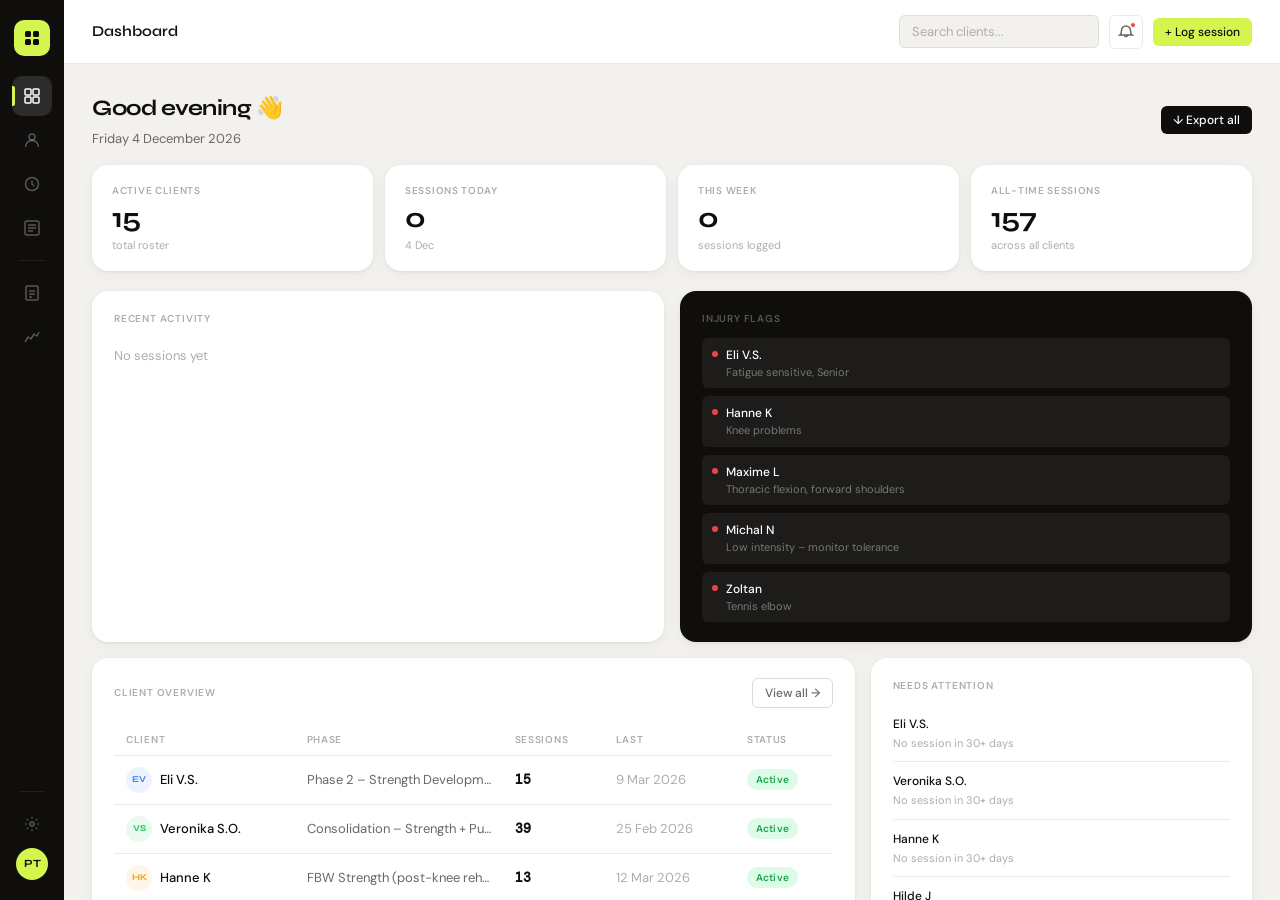
<file: PTHub.html>
<!DOCTYPE html>
<html lang="en">
<head>
<meta charset="UTF-8">
<meta name="viewport" content="width=device-width, initial-scale=1.0, maximum-scale=1.0">
<title>PT Hub</title>
<link rel="preconnect" href="https://fonts.googleapis.com">
<link href="https://fonts.googleapis.com/css2?family=Syne:wght@400;500;600;700&family=DM+Sans:wght@300;400;500&family=DM+Mono:wght@400;500&display=swap" rel="stylesheet">
<style>
:root{--bg:#f2f1ee;--white:#ffffff;--card:#ffffff;--sidebar:#0f0e0c;--border:rgba(0,0,0,.08);--border2:rgba(0,0,0,.14);--text:#0f0e0c;--text2:#6b6760;--text3:#b0ada8;--accent:#d4f54e;--accent-dark:#0f0e0c;--green:#22c55e;--red:#ef4444;--amber:#f59e0b;--blue:#3b82f6;--orange:#f97316;--rad:16px;--rad-sm:10px;--rad-xs:6px;--shadow:0 1px 3px rgba(0,0,0,.06),0 4px 16px rgba(0,0,0,.04);--shadow-lg:0 4px 24px rgba(0,0,0,.10);}
*{box-sizing:border-box;margin:0;padding:0;-webkit-font-smoothing:antialiased;}
html,body{height:100%;background:var(--bg);color:var(--text);font-family:'DM Sans',sans-serif;font-size:14px;line-height:1.5;overflow:hidden;}
#app{display:flex;height:100vh;}
#sidebar{width:64px;background:var(--sidebar);display:flex;flex-direction:column;align-items:center;padding:20px 0;gap:4px;flex-shrink:0;z-index:10;}
#main{flex:1;overflow:hidden;display:flex;flex-direction:column;}
#topbar{height:64px;background:var(--white);border-bottom:1px solid var(--border);display:flex;align-items:center;padding:0 28px;gap:16px;flex-shrink:0;}
#content{flex:1;overflow-y:auto;padding:28px;}
.sb-logo{width:36px;height:36px;background:var(--accent);border-radius:10px;display:flex;align-items:center;justify-content:center;margin-bottom:16px;cursor:pointer;}
.sb-item{width:40px;height:40px;border-radius:10px;display:flex;align-items:center;justify-content:center;cursor:pointer;color:rgba(255,255,255,.3);transition:all .15s;position:relative;}
.sb-item:hover{background:rgba(255,255,255,.08);color:rgba(255,255,255,.7);}
.sb-item.active{background:rgba(255,255,255,.12);color:#fff;}
.sb-item.active::before{content:'';position:absolute;left:0;top:50%;transform:translateY(-50%);width:3px;height:20px;background:var(--accent);border-radius:0 2px 2px 0;}
.sb-item svg{width:18px;height:18px;}
.sb-div{width:24px;height:1px;background:rgba(255,255,255,.08);margin:8px 0;}
.sb-bot{margin-top:auto;display:flex;flex-direction:column;align-items:center;gap:4px;}
.sb-avatar{width:32px;height:32px;border-radius:50%;background:var(--accent);display:flex;align-items:center;justify-content:center;font-size:11px;font-weight:700;color:var(--accent-dark);font-family:'Syne',sans-serif;cursor:pointer;}
.tbar-title{font-family:'Syne',sans-serif;font-size:15px;font-weight:600;}
.tbar-sub{font-size:11px;color:var(--text3);}
.tbar-right{margin-left:auto;display:flex;align-items:center;gap:10px;}
.tbar-btn{width:34px;height:34px;border-radius:var(--rad-xs);border:1px solid var(--border);background:transparent;display:flex;align-items:center;justify-content:center;cursor:pointer;color:var(--text2);transition:all .15s;}
.tbar-btn:hover{background:var(--bg);color:var(--text);}
.tbar-search{background:var(--bg);border:1px solid var(--border);border-radius:var(--rad-xs);padding:7px 12px;font-size:13px;font-family:'DM Sans',sans-serif;color:var(--text);outline:none;width:200px;transition:border-color .15s;}
.tbar-search:focus{border-color:var(--border2);}
.tbar-search::placeholder{color:var(--text3);}
.page{display:none;}
.page.active{display:block;animation:fadeUp .18s ease;}
@keyframes fadeUp{from{opacity:0;transform:translateY(6px);}to{opacity:1;transform:translateY(0);}}
.btn{display:inline-flex;align-items:center;gap:6px;padding:9px 18px;border-radius:var(--rad-xs);font-size:13px;font-family:'DM Sans',sans-serif;cursor:pointer;border:none;transition:all .15s;font-weight:500;}
.btn-accent{background:var(--accent);color:var(--accent-dark);}
.btn-accent:hover{background:#c8ef40;}
.btn-dark{background:var(--sidebar);color:#fff;}
.btn-dark:hover{background:#1f1e1c;}
.btn-ghost{background:transparent;color:var(--text2);border:1px solid var(--border2);}
.btn-ghost:hover{background:var(--bg);color:var(--text);}
.btn-danger{background:#fef2f2;color:var(--red);border:1px solid #fecaca;}
.btn-sm{padding:6px 12px;font-size:12px;}
.card{background:var(--card);border-radius:var(--rad);padding:20px 22px;box-shadow:var(--shadow);}
.card-sm{padding:14px 16px;}
.card-dark{background:var(--sidebar);color:#fff;}
.card-accent{background:var(--accent);color:var(--accent-dark);}
.card-label{font-size:10px;font-weight:600;color:var(--text3);text-transform:uppercase;letter-spacing:.08em;margin-bottom:12px;}
.kpi-row{display:grid;grid-template-columns:repeat(4,1fr);gap:12px;margin-bottom:20px;}
.kpi{background:var(--card);border-radius:var(--rad);padding:18px 20px;box-shadow:var(--shadow);}
.kpi-label{font-size:10px;color:var(--text3);text-transform:uppercase;letter-spacing:.07em;margin-bottom:6px;font-weight:600;}
.kpi-value{font-family:'Syne',sans-serif;font-size:28px;font-weight:700;letter-spacing:-1px;line-height:1;}
.kpi-sub{font-size:11px;color:var(--text3);margin-top:5px;}
.badge{display:inline-flex;align-items:center;font-size:10px;padding:3px 9px;border-radius:20px;font-weight:600;letter-spacing:.02em;}
.b-green{background:#dcfce7;color:#16a34a;}
.b-amber{background:#fef3c7;color:#d97706;}
.b-red{background:#fee2e2;color:#dc2626;}
.b-blue{background:#eff6ff;color:#2563eb;}
.b-gray{background:var(--bg);color:var(--text2);}
.b-dark{background:var(--sidebar);color:#fff;}
.b-accent{background:var(--accent);color:var(--accent-dark);}
.tbl{width:100%;border-collapse:collapse;}
.tbl th{font-size:10px;color:var(--text3);text-align:left;padding:8px 12px;font-weight:600;text-transform:uppercase;letter-spacing:.07em;border-bottom:1px solid var(--border);}
.tbl td{padding:11px 12px;border-bottom:1px solid var(--border);font-size:13px;vertical-align:middle;}
.tbl tbody tr{cursor:pointer;transition:background .1s;}
.tbl tbody tr:hover{background:var(--bg);}
.tbl tr:last-child td{border-bottom:none;}
.g2{display:grid;grid-template-columns:1fr 1fr;gap:16px;}
.g3{display:grid;grid-template-columns:1fr 1fr 1fr;gap:16px;}
.g2-1{display:grid;grid-template-columns:2fr 1fr;gap:16px;}
.mb12{margin-bottom:12px;}
.mb16{margin-bottom:16px;}
.mb20{margin-bottom:20px;}
.sec-hdr{display:flex;align-items:center;justify-content:space-between;margin-bottom:16px;}
.pg-title{font-family:'Syne',sans-serif;font-size:22px;font-weight:700;letter-spacing:-.5px;margin-bottom:4px;}
.pg-sub{font-size:13px;color:var(--text2);}
.client-card{background:var(--card);border-radius:var(--rad);padding:18px 20px;box-shadow:var(--shadow);cursor:pointer;transition:all .15s;border:1.5px solid transparent;}
.client-card:hover{border-color:var(--border2);transform:translateY(-1px);box-shadow:var(--shadow-lg);}
.cc-top{display:flex;align-items:center;gap:12px;margin-bottom:12px;}
.cc-av{width:38px;height:38px;border-radius:50%;display:flex;align-items:center;justify-content:center;font-size:12px;font-weight:700;font-family:'Syne',sans-serif;flex-shrink:0;}
.cc-name{font-weight:600;font-size:14px;font-family:'Syne',sans-serif;letter-spacing:-.2px;}
.cc-phase{font-size:11px;color:var(--text3);margin-top:1px;line-height:1.3;}
.cc-tags{display:flex;gap:5px;flex-wrap:wrap;margin-bottom:12px;}
.cc-stats{display:grid;grid-template-columns:1fr 1fr 1fr;gap:4px;padding-top:12px;border-top:1px solid var(--border);}
.cc-stat-l{font-size:10px;color:var(--text3);text-transform:uppercase;letter-spacing:.05em;margin-bottom:2px;}
.cc-stat-v{font-size:13px;font-weight:600;font-family:'Syne',sans-serif;}
.client-grid{display:grid;grid-template-columns:repeat(auto-fill,minmax(270px,1fr));gap:14px;}
.form-grid{display:grid;grid-template-columns:1fr 1fr;gap:14px;}
.fg-full{grid-column:1/-1;}
.fg{display:flex;flex-direction:column;gap:5px;}
.fg label{font-size:10px;font-weight:600;color:var(--text3);text-transform:uppercase;letter-spacing:.07em;}
.fg input,.fg select,.fg textarea{background:var(--bg);border:1px solid var(--border2);border-radius:var(--rad-xs);color:var(--text);font-family:'DM Sans',sans-serif;font-size:13px;padding:9px 12px;outline:none;transition:border-color .15s;width:100%;}
.fg input:focus,.fg select:focus,.fg textarea:focus{border-color:var(--text);background:var(--white);}
.fg textarea{resize:vertical;min-height:80px;}
.fg select option{background:var(--white);}
.form-actions{display:flex;gap:8px;margin-top:20px;}
.modal-overlay{position:fixed;inset:0;background:rgba(15,14,12,.5);backdrop-filter:blur(4px);z-index:200;display:flex;align-items:center;justify-content:center;padding:20px;opacity:0;pointer-events:none;transition:opacity .2s;}
.modal-overlay.open{opacity:1;pointer-events:all;}
.modal{background:var(--white);border-radius:20px;width:100%;max-width:560px;max-height:90vh;overflow-y:auto;padding:28px;box-shadow:0 20px 60px rgba(0,0,0,.2);}
.modal-hdr{display:flex;justify-content:space-between;align-items:center;margin-bottom:22px;}
.modal-title{font-family:'Syne',sans-serif;font-size:17px;font-weight:700;letter-spacing:-.3px;}
.modal-close{background:var(--bg);border:none;border-radius:50%;width:28px;height:28px;display:flex;align-items:center;justify-content:center;cursor:pointer;font-size:16px;color:var(--text2);}
.modal-close:hover{background:var(--border2);color:var(--text);}
.body-view{position:relative;display:flex;justify-content:center;align-items:center;min-height:280px;}
.body-svg{width:140px;opacity:.1;}
.body-pin{position:absolute;display:flex;align-items:center;gap:6px;}
.bp-dot{width:10px;height:10px;border-radius:50%;flex-shrink:0;box-shadow:0 0 0 3px rgba(255,255,255,.9);}
.bp-label{font-size:11px;font-weight:500;white-space:nowrap;background:var(--white);border:1px solid var(--border2);padding:3px 9px;border-radius:20px;box-shadow:var(--shadow);color:var(--text);}
.sr-row{display:flex;align-items:center;gap:10px;margin-bottom:10px;}
.sr-label{font-size:12px;color:var(--text2);width:95px;flex-shrink:0;}
.sr-track{flex:1;height:5px;background:var(--bg);border-radius:3px;overflow:hidden;}
.sr-fill{height:100%;border-radius:3px;transition:width .5s ease;}
.sr-val{font-size:12px;font-weight:600;font-family:'DM Mono',monospace;width:50px;text-align:right;flex-shrink:0;}
.log-bar{display:flex;align-items:center;gap:12px;background:var(--card);border-radius:var(--rad);padding:16px 20px;margin-bottom:14px;box-shadow:var(--shadow);flex-wrap:wrap;}
.log-sel{background:var(--bg);border:1px solid var(--border2);border-radius:var(--rad-xs);color:var(--text);font-family:'DM Sans',sans-serif;font-size:13px;padding:8px 12px;outline:none;transition:border-color .15s;}
.log-sel:focus{border-color:var(--text);}
.ex-block{background:var(--card);border-radius:var(--rad);padding:18px 20px;margin-bottom:10px;box-shadow:var(--shadow);}
.ex-inp{background:transparent;border:none;border-bottom:1.5px solid var(--border2);color:var(--text);font-family:'Syne',sans-serif;font-size:14px;font-weight:600;padding:4px 0;outline:none;flex:1;width:100%;transition:border-color .15s;}
.ex-inp:focus{border-color:var(--text);}
.set-inp{background:var(--bg);border:1px solid var(--border);border-radius:var(--rad-xs);color:var(--text);font-family:'DM Mono',monospace;font-size:13px;padding:7px 8px;text-align:center;width:100%;outline:none;transition:all .15s;}
.set-inp:focus{border-color:var(--text);background:var(--white);}
.add-set-btn{background:none;border:1.5px dashed var(--border2);border-radius:var(--rad-xs);color:var(--text3);cursor:pointer;font-size:12px;padding:7px;width:100%;margin-top:8px;transition:all .15s;font-family:'DM Sans',sans-serif;}
.add-set-btn:hover{border-color:var(--accent);color:var(--accent-dark);background:rgba(212,245,78,.08);}
.set-num-c{font-size:11px;color:var(--text3);font-family:'DM Mono',monospace;text-align:center;padding:7px 4px;}
.sets-tbl{width:100%;border-collapse:collapse;}
.sets-tbl th{font-size:10px;color:var(--text3);text-align:center;padding:4px 6px;text-transform:uppercase;letter-spacing:.07em;font-weight:600;}
.mb16{margin-bottom:16px;}
.timer-card{background:var(--sidebar);border-radius:var(--rad);padding:16px 20px;margin-bottom:14px;display:flex;align-items:center;gap:20px;flex-wrap:wrap;}
.timer-num{font-family:'Syne',sans-serif;font-size:30px;font-weight:700;letter-spacing:-1.5px;color:rgba(255,255,255,.3);min-width:75px;transition:color .3s;}
.timer-num.running{color:var(--accent);}
.timer-num.resting{color:var(--orange);}
.timer-div{width:1px;height:40px;background:rgba(255,255,255,.1);}
.timer-lbl{font-size:10px;color:rgba(255,255,255,.3);text-transform:uppercase;letter-spacing:.07em;margin-bottom:3px;}
.rest-btn{padding:6px 12px;border-radius:var(--rad-xs);border:1px solid rgba(255,255,255,.12);background:transparent;color:rgba(255,255,255,.45);font-size:12px;cursor:pointer;font-family:'DM Sans',sans-serif;transition:all .15s;}
.rest-btn:hover{background:rgba(255,255,255,.08);color:rgba(255,255,255,.8);}
.info-row{display:flex;justify-content:space-between;align-items:baseline;padding:8px 0;border-bottom:1px solid var(--border);font-size:13px;}
.info-row:last-child{border-bottom:none;}
.info-key{font-size:10px;color:var(--text3);font-weight:600;text-transform:uppercase;letter-spacing:.06em;}
.back-btn{display:inline-flex;align-items:center;gap:6px;color:var(--text3);font-size:13px;cursor:pointer;margin-bottom:20px;background:none;border:none;font-family:'DM Sans',sans-serif;transition:color .15s;padding:0;}
.back-btn:hover{color:var(--text);}
.divider{height:1px;background:var(--border);margin:16px 0;}
.empty{text-align:center;padding:48px 20px;color:var(--text3);}
::-webkit-scrollbar{width:4px;}
::-webkit-scrollbar-thumb{background:var(--border2);border-radius:2px;}
::-webkit-scrollbar-track{background:transparent;}
.detail-hero{display:flex;align-items:flex-start;gap:16px;margin-bottom:20px;}
.d-av{width:52px;height:52px;border-radius:14px;display:flex;align-items:center;justify-content:center;font-size:16px;font-weight:700;font-family:'Syne',sans-serif;flex-shrink:0;}
.detail-acts{display:flex;gap:6px;flex-wrap:wrap;margin-left:auto;}
.setup-step{display:flex;gap:14px;margin-bottom:22px;}
.step-circle{width:28px;height:28px;border-radius:50%;background:var(--bg);border:1.5px solid var(--border2);display:flex;align-items:center;justify-content:center;font-size:11px;font-family:'DM Mono',monospace;flex-shrink:0;margin-top:1px;color:var(--text2);font-weight:600;}
.step-circle.done{background:var(--accent);border-color:var(--accent);color:var(--accent-dark);}
.ci-row{margin-bottom:16px;}
.ci-hdr{display:flex;justify-content:space-between;margin-bottom:5px;}
.ci-name{font-size:12px;font-weight:500;color:var(--text2);}
.ci-val{font-size:12px;color:var(--text3);}
input[type=range]{width:100%;accent-color:var(--accent);cursor:pointer;}
.filter-btn.active{background:var(--sidebar);color:#fff;border-color:var(--sidebar);}
.body-wrap{display:flex;justify-content:center;align-items:flex-start;gap:16px;padding:8px 0;min-height:260px;}
.body-figure{position:relative;flex-shrink:0;}
.body-lbl{font-size:10px;color:var(--text3);text-align:center;margin-top:4px;font-weight:500;text-transform:uppercase;letter-spacing:.05em;}
.bp-dot{width:9px;height:9px;border-radius:50%;background:var(--red);position:absolute;transform:translate(-50%,-50%);box-shadow:0 0 0 3px rgba(255,255,255,.9),0 0 0 5px rgba(239,68,68,.3);animation:ppulse 2s ease-in-out infinite;}
@keyframes ppulse{0%,100%{box-shadow:0 0 0 3px rgba(255,255,255,.9),0 0 0 5px rgba(239,68,68,.3);}50%{box-shadow:0 0 0 3px rgba(255,255,255,.9),0 0 0 9px rgba(239,68,68,.08);}}
.body-legend{display:flex;flex-direction:column;justify-content:center;gap:8px;padding-top:8px;}
.bl-item{display:flex;align-items:center;gap:7px;font-size:11px;font-weight:500;color:var(--text2);}
.bl-dot{width:7px;height:7px;border-radius:50%;background:var(--red);flex-shrink:0;}
.week-tabs{display:flex;gap:6px;flex-wrap:wrap;margin-bottom:20px;}
.week-tab{padding:7px 16px;border-radius:20px;font-size:12px;font-weight:500;cursor:pointer;border:1.5px solid var(--border2);background:transparent;color:var(--text2);transition:all .15s;font-family:"DM Sans",sans-serif;}
.week-tab:hover{border-color:var(--text3);color:var(--text);}
.week-tab.active{background:var(--sidebar);color:#fff;border-color:var(--sidebar);}
.week-tab-add{border-style:dashed;color:var(--text3);}
.week-tab-add:hover{border-color:var(--accent-dark);background:rgba(212,245,78,.08);color:var(--accent-dark);}
.program-grid{display:flex;gap:0;overflow-x:auto;border:1px solid var(--border);border-radius:var(--rad);background:var(--white);box-shadow:var(--shadow);}
.program-grid::-webkit-scrollbar{height:4px;}
.program-grid::-webkit-scrollbar-thumb{background:var(--border2);border-radius:2px;}
.day-col{flex:0 0 220px;border-right:1px solid var(--border);display:flex;flex-direction:column;}
.day-col:last-child{border-right:none;}
.day-col-hdr{padding:14px 16px 12px;border-bottom:1px solid var(--border);background:var(--bg);position:sticky;top:0;z-index:1;}
.day-col-num{font-size:10px;font-weight:700;font-family:"DM Mono",monospace;color:var(--text3);text-transform:uppercase;letter-spacing:.06em;margin-bottom:4px;}
.day-col-num.filled{color:var(--accent-dark);background:var(--accent);display:inline-block;padding:1px 6px;border-radius:4px;}
.day-name-inp{background:transparent;border:none;font-family:"Syne",sans-serif;font-size:13px;font-weight:600;color:var(--text);outline:none;width:100%;padding:0;line-height:1.3;}
.day-name-inp::placeholder{color:var(--text3);}
.day-col-body{padding:10px 12px;flex:1;display:flex;flex-direction:column;gap:0;}
.day-add-col{flex:0 0 60px;border-left:1px dashed var(--border2);display:flex;align-items:center;justify-content:center;cursor:pointer;color:var(--text3);font-size:20px;transition:all .15s;background:transparent;}
.day-add-col:hover{background:rgba(212,245,78,.06);color:var(--accent-dark);}
.ex-block-full{border-bottom:1px solid var(--border);padding:8px 0;}
.ex-block-full:last-child{border-bottom:none;}
.ex-num{font-size:10px;font-weight:700;font-family:"DM Mono",monospace;color:var(--text3);margin-bottom:4px;display:flex;justify-content:space-between;align-items:center;}
.ex-name-full{background:transparent;border:none;border-bottom:1px solid transparent;font-family:"DM Sans",sans-serif;font-size:13px;font-weight:500;color:var(--text);outline:none;width:100%;padding:2px 0;transition:border-color .15s;margin-bottom:6px;}
.ex-name-full:focus{border-color:var(--border2);}
.ex-name-full::placeholder{color:var(--text3);}
.ex-meta-row{display:grid;grid-template-columns:1fr 1fr 1fr;gap:5px;}
.ex-meta-lbl{font-size:9px;color:var(--text3);text-transform:uppercase;letter-spacing:.06em;font-weight:600;margin-bottom:2px;text-align:center;}
.ex-inp-meta{background:var(--bg);border:1px solid var(--border);border-radius:5px;font-family:"DM Mono",monospace;font-size:12px;color:var(--text);text-align:center;padding:5px 4px;outline:none;width:100%;transition:border-color .15s;}
.ex-inp-meta:focus{border-color:var(--text);background:var(--white);}
.ex-notes-inp{background:transparent;border:none;border-top:1px solid var(--border);font-family:"DM Sans",sans-serif;font-size:11px;color:var(--text2);outline:none;width:100%;padding:5px 0 0;resize:none;line-height:1.4;margin-top:5px;}
.ex-notes-inp::placeholder{color:var(--text3);}
.ex-del-btn{background:none;border:none;color:var(--text3);cursor:pointer;font-size:13px;padding:0;line-height:1;}
.ex-del-btn:hover{color:var(--red);}
.add-ex-btn{margin-top:8px;background:none;border:1.5px dashed var(--border2);border-radius:var(--rad-xs);color:var(--text3);cursor:pointer;font-size:11px;padding:7px;width:100%;transition:all .15s;font-family:"DM Sans",sans-serif;font-weight:500;}
.add-ex-btn:hover{border-color:var(--accent-dark);background:rgba(212,245,78,.06);color:var(--accent-dark);}
.rest-badge{display:inline-block;background:var(--amberbg);color:var(--amber);font-size:9px;font-weight:600;padding:1px 5px;border-radius:3px;font-family:"DM Mono",monospace;}
.prog-info-bar{display:flex;gap:16px;align-items:center;flex-wrap:wrap;margin-bottom:20px;padding:14px 18px;background:var(--white);border-radius:var(--rad);box-shadow:var(--shadow);}
.prog-chip{font-size:12px;color:var(--text2);display:flex;align-items:center;gap:4px;}
.prog-chip strong{color:var(--text);font-weight:500;}
.zone-chip{padding:5px 12px;border-radius:20px;font-size:11px;font-weight:500;cursor:pointer;border:1.5px solid var(--border2);background:var(--white);color:var(--text2);transition:all .15s;user-select:none;display:inline-flex;align-items:center;gap:5px;}
.zone-chip:hover{border-color:var(--text3);color:var(--text);}
.zone-chip.active{background:var(--red);border-color:var(--red);color:#fff;}
.zone-chip.active::before{content:"⚠ ";}
.zone-chip.caution{background:var(--amberbg);border-color:var(--amber);color:var(--amber);}
.zone-section-label{font-size:9px;font-weight:700;text-transform:uppercase;letter-spacing:.08em;color:var(--text3);width:100%;margin-top:6px;margin-bottom:2px;}
@media(max-width:640px){#sidebar{display:none;}#content{padding:16px;}.kpi-row{grid-template-columns:1fr 1fr;}.g2,.g2-1,.g3{grid-template-columns:1fr;}.form-grid{grid-template-columns:1fr;}}
</style>
</head>
<body>
<div id="app">
<nav id="sidebar">
  <div class="sb-logo" onclick="nav('dashboard')"><svg viewBox="0 0 18 18" fill="none" width="18" height="18"><rect x="2" y="2" width="6" height="6" rx="1.5" fill="#0f0e0c"/><rect x="10" y="2" width="6" height="6" rx="1.5" fill="#0f0e0c"/><rect x="2" y="10" width="6" height="6" rx="1.5" fill="#0f0e0c"/><rect x="10" y="10" width="6" height="6" rx="1.5" fill="#0f0e0c"/></svg></div>
  <div class="sb-item active" id="sb-dashboard" onclick="nav('dashboard')" title="Dashboard"><svg viewBox="0 0 18 18" fill="none" stroke="currentColor" stroke-width="1.5"><rect x="2" y="2" width="6" height="6" rx="1"/><rect x="10" y="2" width="6" height="6" rx="1"/><rect x="2" y="10" width="6" height="6" rx="1"/><rect x="10" y="10" width="6" height="6" rx="1"/></svg></div>
  <div class="sb-item" id="sb-clients" onclick="nav('clients')" title="Clients"><svg viewBox="0 0 18 18" fill="none" stroke="currentColor" stroke-width="1.5"><circle cx="9" cy="6" r="3"/><path d="M2.5 16c0-3.6 2.9-6.5 6.5-6.5s6.5 2.9 6.5 6.5"/></svg></div>
  <div class="sb-item" id="sb-log" onclick="nav('log')" title="Log Session"><svg viewBox="0 0 18 18" fill="none" stroke="currentColor" stroke-width="1.5"><circle cx="9" cy="9" r="6.5"/><path d="M9 6v3l2 2"/></svg></div>
  <div class="sb-item" id="sb-sessions" onclick="nav('sessions')" title="Sessions"><svg viewBox="0 0 18 18" fill="none" stroke="currentColor" stroke-width="1.5"><rect x="2" y="2" width="14" height="14" rx="2"/><path d="M5 9h8M5 6h8M5 12h5"/></svg></div>
  <div class="sb-div"></div>
  <div class="sb-item" id="sb-programs" onclick="nav('programs')" title="Programs"><svg viewBox="0 0 18 18" fill="none" stroke="currentColor" stroke-width="1.5"><path d="M4 2h10a1 1 0 011 1v12a1 1 0 01-1 1H4a1 1 0 01-1-1V3a1 1 0 011-1z"/><path d="M6 7h6M6 10h6M6 13h3"/></svg></div>
  <div class="sb-item" id="sb-assessments" onclick="nav('assessments')" title="Assessments"><svg viewBox="0 0 18 18" fill="none" stroke="currentColor" stroke-width="1.5"><polyline points="2,14 5,9 8,11 11,6 14,8 16,4"/></svg></div>
  <div class="sb-bot">
    <div class="sb-div"></div>
    <div class="sb-item" id="sb-setup" onclick="nav('setup')" title="Setup"><svg viewBox="0 0 18 18" fill="none" stroke="currentColor" stroke-width="1.5"><circle cx="9" cy="9" r="2"/><path d="M9 2v1.5M9 14.5V16M2 9h1.5M14.5 9H16M4.2 4.2l1 1M12.8 12.8l1 1M4.2 13.8l1-1M12.8 5.2l1-1"/></svg></div>
    <div class="sb-avatar" id="sbAv">PT</div>
  </div>
</nav>
<div id="main">
  <div id="topbar">
    <div><div class="tbar-title" id="tbTitle">Dashboard</div><div class="tbar-sub" id="tbSub"></div></div>
    <div class="tbar-right">
      <input class="tbar-search" placeholder="Search clients..." oninput="gSearch(this.value)" id="gSrch"/>
      <div class="tbar-btn" id="injBtn" title="Injury flags" style="position:relative"><svg width="16" height="16" viewBox="0 0 16 16" fill="none" stroke="currentColor" stroke-width="1.5"><path d="M8 2a4.5 4.5 0 014.5 4.5c0 2.5.7 4 1.5 4.5H2c.8-.5 1.5-2 1.5-4.5A4.5 4.5 0 018 2z"/><path d="M6.5 11a1.5 1.5 0 003 0"/></svg><span id="injDot" style="display:none;position:absolute;top:6px;right:6px;width:6px;height:6px;background:var(--red);border-radius:50%;border:1.5px solid white"></span></div>
      <button class="btn btn-accent btn-sm" onclick="nav('log')">+ Log session</button>
    </div>
  </div>
  <div id="content">

    <!-- DASHBOARD -->
    <div id="page-dashboard" class="page active">
      <div class="sec-hdr mb20">
        <div><div class="pg-title" id="dashGreet">Good morning 👋</div><div class="pg-sub" id="dashDate"></div></div>
        <button class="btn btn-dark btn-sm" onclick="exportAllCSV()">↓ Export all</button>
      </div>
      <div class="kpi-row">
        <div class="kpi"><div class="kpi-label">Active clients</div><div class="kpi-value" id="kpiC">—</div><div class="kpi-sub">total roster</div></div>
        <div class="kpi"><div class="kpi-label">Sessions today</div><div class="kpi-value" id="kpiT">0</div><div class="kpi-sub" id="kpiTD">—</div></div>
        <div class="kpi"><div class="kpi-label">This week</div><div class="kpi-value" id="kpiW">0</div><div class="kpi-sub">sessions logged</div></div>
        <div class="kpi"><div class="kpi-label">All-time sessions</div><div class="kpi-value" id="kpiTot">—</div><div class="kpi-sub">across all clients</div></div>
      </div>
      <div class="g2 mb16">
        <div class="card"><div class="card-label">Recent activity</div><div id="dRecent"><div style="color:var(--text3);font-size:13px;padding:8px 0">No sessions yet</div></div></div>
        <div class="card card-dark"><div class="card-label" style="color:rgba(255,255,255,.3)">Injury flags</div><div id="dInj" style="display:flex;flex-direction:column;gap:8px;margin-top:4px"></div></div>
      </div>
      <div class="g2-1">
        <div class="card">
          <div class="sec-hdr"><div class="card-label" style="margin:0">Client overview</div><button class="btn btn-ghost btn-sm" onclick="nav('clients')">View all →</button></div>
          <div id="dClientList"></div>
        </div>
        <div class="card"><div class="card-label">Needs attention</div><div id="dAttention"></div></div>
      </div>
    </div>

    <!-- CLIENTS -->
    <div id="page-clients" class="page">
      <div class="sec-hdr mb20">
        <div><div class="pg-title">Clients</div><div class="pg-sub" id="cCount"></div></div>
        <div style="display:flex;gap:8px"><button class="btn btn-ghost btn-sm" onclick="exportAllCSV()">↓ CSV</button><button class="btn btn-accent" onclick="openM('addClient')">+ Add client</button></div>
      </div>
      <div style="display:flex;gap:6px;margin-bottom:16px;flex-wrap:wrap">
        <button class="btn btn-ghost btn-sm filter-btn active" onclick="fStatus('',this)">All</button>
        <button class="btn btn-ghost btn-sm filter-btn" onclick="fStatus('Active',this)">Active</button>
        <button class="btn btn-ghost btn-sm filter-btn" onclick="fStatus('Check',this)">Needs check</button>
        <button class="btn btn-ghost btn-sm filter-btn" onclick="fType('Online',this)">Online</button>
        <button class="btn btn-ghost btn-sm filter-btn" onclick="fInj(this)">⚠ Has injury</button>
      </div>
      <div class="client-grid" id="cGrid"></div>
    </div>

    <!-- CLIENT DETAIL -->
    <div id="page-clientDetail" class="page">
      <button class="back-btn" onclick="nav('clients')"><svg width="14" height="14" viewBox="0 0 14 14" fill="none" stroke="currentColor" stroke-width="1.5"><path d="M9 2L4 7l5 5"/></svg>Back to clients</button>
      <div id="cDetailContent"></div>
    </div>

    <!-- LOG SESSION -->
    <div id="page-log" class="page">
      <div class="sec-hdr mb16">
        <div><div class="pg-title">Log Session</div><div class="pg-sub" id="logDate"></div></div>
      </div>

      <!-- Client + session setup bar -->
      <div class="log-bar mb16">
        <div>
          <div style="font-size:10px;color:var(--text3);text-transform:uppercase;letter-spacing:.07em;margin-bottom:4px;font-weight:600">Client</div>
          <select class="log-sel" id="logClient" style="min-width:160px" onchange="updLogHdr()"><option value="">Select client...</option></select>
        </div>
        <div>
          <div style="font-size:10px;color:var(--text3);text-transform:uppercase;letter-spacing:.07em;margin-bottom:4px;font-weight:600">Type</div>
          <select class="log-sel" id="logType"><option>Strength</option><option>Hypertrophy</option><option>Conditioning</option><option>Mobility</option><option>Deload</option><option>Mixed</option></select>
        </div>
        <div>
          <div style="font-size:10px;color:var(--text3);text-transform:uppercase;letter-spacing:.07em;margin-bottom:4px;font-weight:600">Session RPE</div>
          <select class="log-sel" id="logRPE"><option value="">—</option><option>5</option><option>6</option><option>7</option><option>8</option><option>9</option><option>10</option></select>
        </div>
        <div id="logCInfo" style="display:none;flex-direction:column;gap:4px">
          <div style="font-size:11px;color:var(--text3)">Current phase</div>
          <div style="font-size:12px;font-weight:500" id="logCPhase">—</div>
        </div>
      </div>

      <!-- Program loader — shown when client has active program -->
      <div id="progLoader" style="display:none" class="card mb16">
        <div style="display:flex;align-items:center;justify-content:space-between;flex-wrap:wrap;gap:10px">
          <div>
            <div style="font-size:13px;font-weight:600;font-family:Syne,sans-serif;margin-bottom:2px" id="progLoaderName">Active program</div>
            <div style="font-size:11px;color:var(--text3)" id="progLoaderSub"></div>
          </div>
          <div style="display:flex;gap:8px;align-items:center;flex-wrap:wrap">
            <select class="log-sel" id="progLoaderWeek" style="font-size:12px" onchange="updProgLoaderDays()"></select>
            <select class="log-sel" id="progLoaderDay" style="font-size:12px"></select>
            <button class="btn btn-accent btn-sm" onclick="loadFromProgram()">Load workout ↓</button>
          </div>
        </div>
      </div>

      <!-- Timer bar -->
      <div class="timer-card mb16">
        <div><div class="timer-lbl">Session time</div><div class="timer-num" id="sesTimer">00:00</div></div>
        <div class="timer-div"></div>
        <div><div class="timer-lbl">Rest timer</div><div class="timer-num resting" id="restTimer">00:00</div></div>
        <div style="display:flex;gap:6px;flex-wrap:wrap;margin-left:8px">
          <button class="btn btn-accent btn-sm" onclick="toggleSes()" id="sesBtn" style="font-size:12px">▶ Start</button>
          <button class="rest-btn" onclick="startRest(60)">60s</button>
          <button class="rest-btn" onclick="startRest(90)">90s</button>
          <button class="rest-btn" onclick="startRest(120)">2min</button>
          <button class="rest-btn" onclick="startRest(180)">3min</button>
        </div>
      </div>

      <!-- Warm-up section -->
      <div class="card mb16">
        <div style="display:flex;align-items:center;justify-content:space-between;margin-bottom:10px">
          <div style="display:flex;align-items:center;gap:8px">
            <div style="width:8px;height:8px;border-radius:50%;background:var(--orange)"></div>
            <div class="card-label" style="margin:0">Warm-up</div>
          </div>
          <button class="btn btn-ghost btn-sm" onclick="addWarmup()" style="font-size:11px">+ Add</button>
        </div>
        <div id="warmupBlocks">
          <div style="color:var(--text3);font-size:12px;padding:4px 0" id="warmupEmpty">No warm-up logged — tap + Add or write freeform below</div>
        </div>
        <textarea id="warmupNotes" placeholder="e.g. 5 min bike, band work, hip circles..." style="background:var(--bg);border:1px solid var(--border);border-radius:var(--rad-xs);width:100%;font-family:'DM Sans',sans-serif;font-size:12px;color:var(--text);resize:none;outline:none;padding:8px 10px;margin-top:8px;line-height:1.5;height:52px"></textarea>
      </div>

      <!-- Main work -->
      <div style="display:flex;align-items:center;justify-content:space-between;margin-bottom:10px">
        <div style="display:flex;align-items:center;gap:8px">
          <div style="width:8px;height:8px;border-radius:50%;background:var(--accent-dark)"></div>
          <div style="font-size:10px;font-weight:700;color:var(--text3);text-transform:uppercase;letter-spacing:.08em">Main work</div>
        </div>
        <button class="btn btn-ghost btn-sm" onclick="addEx()" style="font-size:11px">+ Add exercise</button>
      </div>
      <div id="exBlocks"></div>

      <!-- Session notes -->
      <div class="card mb16" style="margin-top:14px">
        <div class="card-label">Session notes</div>
        <textarea id="logNotes" placeholder="Coaching observations, technique cues, how client felt, what to adjust next time..." style="background:transparent;border:none;width:100%;font-family:'DM Sans',sans-serif;font-size:13px;color:var(--text);resize:vertical;min-height:70px;outline:none;padding:0;line-height:1.6"></textarea>
      </div>

      <div style="display:flex;gap:8px">
        <button class="btn btn-accent" style="flex:1;justify-content:center" onclick="saveSes()">Save session</button>
        <button class="btn btn-ghost" onclick="clearLog()">Clear</button>
      </div>
    </div>

    <!-- SESSIONS -->
    <div id="page-sessions" class="page">
      <div class="sec-hdr mb20"><div class="pg-title">Session Log</div><select class="log-sel" id="sesFilter" onchange="renderSes()" style="font-size:13px"><option value="">All clients</option></select></div>
      <div class="card"><table class="tbl"><thead><tr><th>Date</th><th>Client</th><th>Type</th><th>Duration</th><th>RPE</th><th>Exercises</th><th>Notes</th></tr></thead><tbody id="sesTbl"></tbody></table></div>
    </div>

    <!-- PROGRAMS -->
    <div id="page-programs" class="page">
      <div class="sec-hdr mb20"><div class="pg-title">Programs</div><button class="btn btn-accent" onclick="openM('addProgram')">+ New program</button></div>
      <div id="progList"></div>
    </div>

    <!-- PROGRAM DETAIL -->
    <div id="page-programDetail" class="page">
      <button class="back-btn" onclick="nav('programs')"><svg width="14" height="14" viewBox="0 0 14 14" fill="none" stroke="currentColor" stroke-width="1.5"><path d="M9 2L4 7l5 5"/></svg>Back to programs</button>
      <div id="progDetailContent"></div>
    </div>

    <!-- ASSESSMENTS -->
    <div id="page-assessments" class="page">
      <div class="sec-hdr mb20"><div class="pg-title">Assessments</div><button class="btn btn-accent" onclick="openM('addAssessment')">+ New assessment</button></div>
      <div class="card"><table class="tbl"><thead><tr><th>Date</th><th>Client</th><th>Weight</th><th>Squat 1RM</th><th>Deadlift 1RM</th><th>Bench 1RM</th><th>Waist</th><th>Notes</th></tr></thead><tbody id="assTbl"></tbody></table></div>
    </div>

    <!-- SETUP -->
    <div id="page-setup" class="page">
      <div class="sec-hdr mb20"><div><div class="pg-title">Notion Setup</div><div class="pg-sub">Connect your workspace to sync data</div></div></div>
      <div style="max-width:520px">
        <div class="card mb16">
          <div class="setup-step"><div class="step-circle" id="step1">1</div><div><strong style="font-size:13px">Create a Notion integration</strong><p style="font-size:12px;color:var(--text2);margin-top:4px;line-height:1.6">Go to <strong>notion.so/my-integrations</strong> → New integration → name it "PT Hub" → copy the token.</p></div></div>
          <div class="setup-step"><div class="step-circle" id="step2">2</div><div style="flex:1"><strong style="font-size:13px">Paste your API key</strong><div class="fg" style="margin-top:8px"><input type="password" id="notionKey" placeholder="secret_xxxxxxxxxxxxxx"/></div></div></div>
          <div class="setup-step"><div class="step-circle" id="step3">3</div><div style="flex:1"><strong style="font-size:13px">Enter database IDs</strong><p style="font-size:12px;color:var(--text2);margin:4px 0 10px;line-height:1.6">The ID is in the Notion URL after the workspace name.</p><div style="display:flex;flex-direction:column;gap:8px"><div class="fg"><label>Client Hub</label><input type="text" id="dbClients" placeholder="30ed5b39586681a09179f5140ee0127a"/></div><div class="fg"><label>Session Log</label><input type="text" id="dbSessions" placeholder="xxxxxxxxxxxxxxxxxxxxxxxxxxxxxxxx"/></div><div class="fg"><label>Assessments</label><input type="text" id="dbAssessments" placeholder="xxxxxxxxxxxxxxxxxxxxxxxxxxxxxxxx"/></div><div class="fg"><label>Programs</label><input type="text" id="dbPrograms" placeholder="xxxxxxxxxxxxxxxxxxxxxxxxxxxxxxxx"/></div></div></div></div>
          <div class="setup-step"><div class="step-circle" id="step4">4</div><div><strong style="font-size:13px">Share databases with integration</strong><p style="font-size:12px;color:var(--text2);margin-top:4px;line-height:1.6">In each database → ··· menu → Connections → add PT Hub.</p></div></div>
          <div style="display:flex;gap:8px"><button class="btn btn-accent" style="flex:1;justify-content:center" onclick="saveNC()">Save & connect</button><button class="btn btn-ghost" onclick="clearNC()">Clear</button></div>
          <div id="setupRes" style="margin-top:12px;font-size:13px;display:none"></div>
        </div>
        <div class="card" style="display:flex;align-items:center;gap:10px"><div style="width:8px;height:8px;border-radius:50%;background:var(--green);flex-shrink:0" id="connDot"></div><div><div style="font-size:13px;font-weight:500" id="connStat">Local storage active</div><div style="font-size:11px;color:var(--text3)">All data saved in your browser automatically</div></div></div>
      </div>
    </div>

  </div>
</div>
</div>

<!-- MODALS -->
<div class="modal-overlay" id="modal-addClient"><div class="modal"><div class="modal-hdr"><div class="modal-title">Add client</div><button class="modal-close" onclick="closeM('addClient')">×</button></div><div class="form-grid"><div class="fg"><label>Full name *</label><input type="text" id="nc-name" placeholder="e.g. Anna K"/></div><div class="fg"><label>Type</label><select id="nc-type"><option>In-person</option><option>Online</option><option>Hybrid</option></select></div><div class="fg"><label>Goal(s)</label><input type="text" id="nc-goal" placeholder="Fat loss, Strength..."/></div><div class="fg"><label>Status</label><select id="nc-status"><option>Active</option><option>Paused</option><option>Check</option><option>Archived</option></select></div><div class="fg"><label>Start date</label><input type="date" id="nc-start"/></div><div class="fg"><label>Next assessment</label><input type="date" id="nc-assess"/></div><div class="fg fg-full"><label>Injuries / limitations</label><input type="text" id="nc-inj" placeholder="e.g. Left knee, Tennis elbow — or use Edit client after adding to set body zones"/></div><div class="fg fg-full"><label>Current phase</label><input type="text" id="nc-phase" placeholder="e.g. Foundation Block"/></div><div class="fg"><label>Email</label><input type="email" id="nc-email"/></div><div class="fg"><label>App link</label><input type="text" id="nc-app" placeholder="https://..."/></div></div><div class="form-actions"><button class="btn btn-accent" onclick="addClient()">Add client</button><button class="btn btn-ghost" onclick="closeM('addClient')">Cancel</button></div></div></div>

<div class="modal-overlay" id="modal-editClient">
  <div class="modal" style="max-width:680px">
    <div class="modal-hdr"><div class="modal-title">Edit client</div><button class="modal-close" onclick="closeM('editClient')">×</button></div>
    <input type="hidden" id="ec-id"/>
    <div class="form-grid mb16">
      <div class="fg"><label>Full name</label><input type="text" id="ec-name"/></div>
      <div class="fg"><label>Type</label><select id="ec-type"><option>In-person</option><option>Online</option><option>Hybrid</option></select></div>
      <div class="fg"><label>Goal(s)</label><input type="text" id="ec-goal"/></div>
      <div class="fg"><label>Status</label><select id="ec-status"><option>Active</option><option>Paused</option><option>Check</option><option>Archived</option></select></div>
      <div class="fg"><label>Start date</label><input type="date" id="ec-start"/></div>
      <div class="fg"><label>Next assessment</label><input type="date" id="ec-assess"/></div>
      <div class="fg fg-full"><label>Current phase</label><input type="text" id="ec-phase"/></div>
      <div class="fg"><label>Email</label><input type="email" id="ec-email"/></div>
      <div class="fg"><label>App link</label><input type="text" id="ec-app"/></div>
    </div>

    <!-- INJURY EDITOR -->
    <div style="border-top:1px solid var(--border);padding-top:16px;margin-bottom:16px">
      <div style="display:flex;align-items:center;justify-content:space-between;margin-bottom:12px">
        <div>
          <div style="font-size:12px;font-weight:600;font-family:Syne,sans-serif;margin-bottom:2px">Body awareness zones</div>
          <div style="font-size:11px;color:var(--text3)">Click zones to toggle · Add notes below</div>
        </div>
        <button class="btn btn-ghost btn-sm" onclick="clearAllZones()" style="font-size:11px">Clear all</button>
      </div>

      <!-- Zone chips — all body areas -->
      <div id="zoneChips" style="display:flex;flex-wrap:wrap;gap:6px;margin-bottom:14px"></div>

      <!-- Freeform notes -->
      <div class="fg">
        <label>Additional notes / limitations</label>
        <textarea id="ec-inj-notes" placeholder="e.g. No overhead pressing, avoid deep knee flexion, post-op protocol..." style="min-height:60px"></textarea>
      </div>
    </div>

    <div class="form-actions">
      <button class="btn btn-accent" onclick="saveEC()">Save changes</button>
      <button class="btn btn-ghost" onclick="closeM('editClient')">Cancel</button>
    </div>
  </div>
</div>

<div class="modal-overlay" id="modal-addProgram"><div class="modal"><div class="modal-hdr"><div class="modal-title">Add program</div><button class="modal-close" onclick="closeM('addProgram')">×</button></div><div class="form-grid"><div class="fg fg-full"><label>Program name *</label><input type="text" id="np-name" placeholder="e.g. Hilde – Strength Block 3"/></div><div class="fg"><label>Client</label><select id="np-client"></select></div><div class="fg"><label>Phase</label><select id="np-phase"><option>Foundation</option><option>Hypertrophy</option><option>Strength</option><option>Power</option><option>Deload</option><option>Maintenance</option></select></div><div class="fg"><label>Start date</label><input type="date" id="np-start"/></div><div class="fg"><label>End date</label><input type="date" id="np-end"/></div><div class="fg"><label>Status</label><select id="np-status"><option>Active</option><option>Completed</option><option>Paused</option></select></div><div class="fg fg-full"><label>Goal</label><textarea id="np-goal" placeholder="Main goal for this block..."></textarea></div><div class="fg fg-full"><label>App link</label><input type="text" id="np-link" placeholder="Everfit program URL..."/></div></div><div class="form-actions"><button class="btn btn-accent" onclick="addProg()">Save program</button><button class="btn btn-ghost" onclick="closeM('addProgram')">Cancel</button></div></div></div>

<div class="modal-overlay" id="modal-addAssessment"><div class="modal"><div class="modal-hdr"><div class="modal-title">New assessment</div><button class="modal-close" onclick="closeM('addAssessment')">×</button></div><div class="form-grid"><div class="fg"><label>Client</label><select id="na-client"></select></div><div class="fg"><label>Date</label><input type="date" id="na-date"/></div><div class="fg"><label>Body weight (kg)</label><input type="number" id="na-weight" placeholder="—" step="0.1"/></div><div class="fg"><label>Body fat %</label><input type="number" id="na-bf" placeholder="—" step="0.1"/></div><div class="fg"><label>Squat 1RM (kg)</label><input type="number" id="na-squat" placeholder="—"/></div><div class="fg"><label>Deadlift 1RM (kg)</label><input type="number" id="na-dl" placeholder="—"/></div><div class="fg"><label>Bench 1RM (kg)</label><input type="number" id="na-bench" placeholder="—"/></div><div class="fg"><label>Hip thrust 1RM (kg)</label><input type="number" id="na-hip" placeholder="—"/></div><div class="fg"><label>Waist (cm)</label><input type="number" id="na-waist" placeholder="—"/></div><div class="fg"><label>Hip (cm)</label><input type="number" id="na-hipcm" placeholder="—"/></div><div class="fg fg-full"><label>Notes</label><textarea id="na-notes" placeholder="Coach observations..."></textarea></div></div><div class="form-actions"><button class="btn btn-accent" onclick="addAss()">Save assessment</button><button class="btn btn-ghost" onclick="closeM('addAssessment')">Cancel</button></div></div></div>

<div class="modal-overlay" id="modal-addNote"><div class="modal"><div class="modal-hdr"><div class="modal-title">Coach note</div><button class="modal-close" onclick="closeM('addNote')">×</button></div><input type="hidden" id="nn-cid"/><div class="form-grid"><div class="fg"><label>Date</label><input type="date" id="nn-date"/></div><div class="fg"><label>Category</label><select id="nn-cat"><option>General</option><option>Injury/pain</option><option>Technique cue</option><option>Lifestyle flag</option><option>Progress win</option><option>Program adjustment</option></select></div><div class="fg fg-full"><label>Note *</label><textarea id="nn-text" placeholder="e.g. Left knee tracking inward on split squat — cued hip external rotation..."></textarea></div></div><div class="form-actions"><button class="btn btn-accent" onclick="saveNote()">Save</button><button class="btn btn-ghost" onclick="closeM('addNote')">Cancel</button></div></div></div>

<div class="modal-overlay" id="modal-addCheckin"><div class="modal"><div class="modal-hdr"><div class="modal-title">Weekly check-in</div><button class="modal-close" onclick="closeM('addCheckin')">×</button></div><input type="hidden" id="ci-cid"/><div class="form-grid mb16"><div class="fg"><label>Date</label><input type="date" id="ci-date"/></div><div class="fg"><label>Compliance</label><select id="ci-comp"><option>Full</option><option>Partial</option><option>Poor</option><option>No session</option></select></div></div><div id="ciSliders"></div><div class="fg"><label>Notes</label><textarea id="ci-notes" placeholder="Client context — stress, sleep issues, life updates..."></textarea></div><div class="form-actions"><button class="btn btn-accent" onclick="saveCI()">Save check-in</button><button class="btn btn-ghost" onclick="closeM('addCheckin')">Cancel</button></div></div></div>

<script>
const DB={get:k=>{try{return JSON.parse(localStorage.getItem('pthub_'+k)||'null');}catch(e){return null;}},set:(k,v)=>localStorage.setItem('pthub_'+k,JSON.stringify(v))};
const PALETTE=['#3b82f6','#22c55e','#f59e0b','#a855f7','#ec4899','#f97316','#06b6d4','#84cc16','#6366f1','#e11d48','#10b981','#64748b'];
let curPage='dashboard',curCid=null;
let sesRun=false,sesStart=null,sesInt=null,restEnd=null,restInt=null,exCnt=0;
let cFilter={status:'',type:'',inj:false};

function initData(){
  if(DB.get('init'))return;
  const cl=[
    {id:'eli',name:'Eli V.S.',type:'In-person',goals:'General Fitness, Strength',injury:'Fatigue sensitive, Senior',status:'Active',start:'2025-10-27',phase:'Phase 2 – Strength Development (W14)',sessions:15,lastSession:'2026-03-09',color:'#3b82f6'},
    {id:'veronika',name:'Veronika S.O.',type:'In-person',goals:'Strength, Mobility, Pull-up development',injury:'',status:'Active',start:'2025-10-01',phase:'Consolidation – Strength + Pull-up',sessions:39,lastSession:'2026-02-25',color:'#22c55e'},
    {id:'hanne',name:'Hanne K',type:'In-person',goals:'General Fitness, Strength, Knee rehab',injury:'Knee problems',status:'Active',start:'2025-10-01',phase:'FBW Strength (post-knee rehab)',sessions:13,lastSession:'2026-03-12',color:'#f59e0b'},
    {id:'hilde',name:'Hilde J',type:'In-person',goals:'Strength',injury:'',status:'Active',start:'2025-11-01',phase:'FBW A/B alternating (#12)',sessions:14,lastSession:'2026-03-10',color:'#a855f7'},
    {id:'maxime',name:'Maxime L',type:'In-person',goals:'Fat Loss, Strength, Mobility, Pull-up',injury:'Thoracic flexion, forward shoulders',status:'Active',start:'2026-01-08',phase:'FBW + Pull-up bias (Phase 2)',sessions:17,lastSession:'2026-02-28',color:'#06b6d4'},
    {id:'michal',name:'Michal N',type:'In-person',goals:'Strength',injury:'Low intensity – monitor tolerance',status:'Active',start:'2026-01-06',phase:'A/B/C 3-day split',sessions:15,lastSession:'2026-02-24',color:'#ec4899'},
    {id:'zoltan',name:'Zoltan',type:'In-person',goals:'Strength',injury:'Tennis elbow',status:'Active',start:'2025-10-01',phase:'55-min PT sessions',sessions:11,lastSession:'2026-03-03',color:'#f97316'},
    {id:'kristin',name:'Kristin F',type:'In-person',goals:'Hiking strength, Leg strength, Stability',injury:'Elbow fracture – upper body limited',status:'Active',start:'2026-02-02',phase:'Foundation – Lower body only (#4)',sessions:4,lastSession:'2026-03-12',color:'#64748b'},
    {id:'alexandra',name:'Alexandra G',type:'In-person',goals:'Endurance, Fat Loss, General Fitness',injury:'Knee problems (meniscus)',status:'Active',start:'2026-02-09',phase:'Foundation – FBW',sessions:5,lastSession:'2026-03-11',color:'#e11d48'},
    {id:'andre',name:'André H',type:'In-person',goals:'Hypertrophy, Strength, Conditioning',injury:'',status:'Active',start:'2025-10-01',phase:'Push/Pull/Legs split',sessions:10,lastSession:'2025-11-28',color:'#0ea5e9'},
    {id:'bjarte',name:'Bjarte S',type:'In-person',goals:'Tennis performance, Strength, HYROX',injury:'',status:'Active',start:'2025-10-01',phase:'ME + RE block',sessions:5,lastSession:'2025-12-19',color:'#84cc16'},
    {id:'elin',name:'Elin',type:'In-person',goals:'General Fitness, Strength',injury:'Hip replacement (resolved)',status:'Active',start:'2025-12-01',phase:'Early phase',sessions:2,lastSession:'2026-03-11',color:'#6366f1'},
    {id:'cyprian',name:'Cyprian Konieczny',type:'Online',goals:'Ultra Endurance, Strength',injury:'Sport hernia (post-rehab)',status:'Active',start:'2026-02-23',phase:'14-week ultra base build',sessions:0,lastSession:'',color:'#f97316'},
    {id:'jan',name:'Jan T',type:'In-person',goals:'Posture correction, Strength',injury:'Postural issues',status:'Active',start:'2025-11-01',phase:'FBW posture sessions',sessions:5,lastSession:'2025-12-17',color:'#8b5cf6'},
    {id:'martine',name:'Martine S',type:'Online',goals:'General Strength, Upper body',injury:'Knee sensitivity (right), Lower back',status:'Check',start:'2026-01-01',phase:'Home workout – TRX + bands',sessions:1,lastSession:'',color:'#94a3b8'},
    {id:'przemek',name:'Przemysław Kryś',type:'Hybrid',goals:'Strength',injury:'',status:'Active',start:'2026-02-23',phase:'New – calendar set up',sessions:0,lastSession:'',color:'#10b981'},
    {id:'vlada',name:'Vlada D',type:'In-person',goals:'Glutes, Core',injury:'',status:'Check',start:'',phase:'1 session logged',sessions:1,lastSession:'',color:'#94a3b8'},
  ];
  DB.set('clients',cl);
  DB.set('sessions',[]);
  DB.set('programs',[
    {id:'p1',clientId:'eli',name:'Phase 2 – Strength Development',phase:'Strength',start:'2025-11-24',end:'2026-03-20',status:'Active',goal:'Build free-weight strength, posterior chain, upper back'},
    {id:'p2',clientId:'veronika',name:'Ascend & Anchor',phase:'Strength',start:'2025-10-01',end:'',status:'Active',goal:'Maintain strength, develop pull-ups, improve mobility'},
    {id:'p3',clientId:'maxime',name:'FBW + Pull-up Bias',phase:'Hypertrophy',start:'2026-01-08',end:'',status:'Active',goal:'Upper body strength, first strict pull-up, fat loss'},
  ]);
  DB.set('assessments',[]);DB.set('notes',[]);DB.set('checkins',[]);
  DB.set('init',true);
}

function nav(page,data){
  document.querySelectorAll('.page').forEach(p=>p.classList.remove('active'));
  document.querySelectorAll('.sb-item').forEach(n=>n.classList.remove('active'));
  const pg=document.getElementById('page-'+page);if(pg)pg.classList.add('active');
  const sb=document.getElementById('sb-'+page);if(sb)sb.classList.add('active');
  curPage=page;
  document.getElementById('content').scrollTo(0,0);
  const titles={dashboard:'Dashboard',clients:'Clients',clientDetail:'Client',log:'Log Session',sessions:'Session Log',programs:'Programs',assessments:'Assessments',setup:'Setup'};
  document.getElementById('tbTitle').textContent=titles[page]||page;
  document.getElementById('tbSub').textContent='';
  if(page==='dashboard')renderDash();
  if(page==='clients'){curCid=null;renderClients();}
  if(page==='log')initLog(data);
  if(page==='sessions')renderSes();
  if(page==='programs')renderProgs();
  if(page==='programDetail'){}
  if(page==='assessments')renderAss();
  if(page==='clientDetail'&&data){curCid=data;renderCD(data);}
  if(page==='setup')checkSetup();
}

function gSearch(v){if(curPage==='clients')renderClients();}

function ini(){return getInitials;}
function getInitials(n){return n.split(' ').map(x=>x[0]).join('').toUpperCase().slice(0,2);}

// ── DASHBOARD ──
function renderDash(){
  const cl=DB.get('clients')||[],ses=DB.get('sessions')||[];
  const today=new Date().toISOString().split('T')[0];
  const wAgo=new Date(Date.now()-7*86400000).toISOString().split('T')[0];
  const h=new Date().getHours();
  document.getElementById('dashGreet').textContent=(h<12?'Good morning':h<17?'Good afternoon':'Good evening')+' 👋';
  document.getElementById('dashDate').textContent=new Date().toLocaleDateString('en-GB',{weekday:'long',day:'numeric',month:'long',year:'numeric'});
  document.getElementById('kpiC').textContent=cl.filter(c=>c.status==='Active').length;
  document.getElementById('kpiT').textContent=ses.filter(s=>s.date===today).length;
  document.getElementById('kpiTD').textContent=new Date().toLocaleDateString('en-GB',{day:'numeric',month:'short'});
  document.getElementById('kpiW').textContent=ses.filter(s=>s.date>=wAgo).length;
  document.getElementById('kpiTot').textContent=ses.length+cl.reduce((a,c)=>a+(c.sessions||0),0);
  const wi=cl.filter(c=>c.injury&&c.status==='Active');
  document.getElementById('injDot').style.display=wi.length?'block':'none';
  const rec=[...ses].sort((a,b)=>b.date.localeCompare(a.date)).slice(0,5);
  document.getElementById('dRecent').innerHTML=rec.length?rec.map(s=>`<div class="info-row" style="font-size:12px"><span style="font-weight:500">${s.clientName}</span><div style="display:flex;gap:8px;align-items:center"><span class="badge b-gray" style="font-size:9px">${s.type||'—'}</span><span style="color:var(--text3)">${fd(s.date)}</span></div></div>`).join(''):'<div style="color:var(--text3);font-size:13px;padding:8px 0">No sessions yet</div>';
  document.getElementById('dInj').innerHTML=wi.length?wi.slice(0,5).map(c=>`<div onclick="nav('clientDetail','${c.id}')" style="cursor:pointer;display:flex;align-items:flex-start;gap:8px;padding:8px 10px;border-radius:var(--rad-xs);background:rgba(255,255,255,.06);transition:background .15s" onmouseover="this.style.background='rgba(255,255,255,.1)'" onmouseout="this.style.background='rgba(255,255,255,.06)'"><div style="width:6px;height:6px;border-radius:50%;background:#ef4444;flex-shrink:0;margin-top:5px"></div><div><div style="font-size:12px;font-weight:500;color:#fff">${c.name}</div><div style="font-size:11px;color:rgba(255,255,255,.4);margin-top:1px;line-height:1.4">${c.injury}</div></div></div>`).join(''):'<div style="color:rgba(255,255,255,.25);font-size:13px;padding:8px 0">No injury flags ✓</div>';
  const active=cl.filter(c=>c.status==='Active').slice(0,8);
  document.getElementById('dClientList').innerHTML=`<table class="tbl" style="font-size:12px"><thead><tr><th>Client</th><th>Phase</th><th>Sessions</th><th>Last</th><th>Status</th></tr></thead><tbody>${active.map(c=>`<tr onclick="nav('clientDetail','${c.id}')"><td><div style="display:flex;align-items:center;gap:8px"><div style="width:26px;height:26px;border-radius:50%;background:${c.color}18;color:${c.color};display:flex;align-items:center;justify-content:center;font-size:9px;font-weight:700;font-family:'Syne',sans-serif">${getInitials(c.name)}</div><span style="font-weight:500">${c.name}</span></div></td><td style="color:var(--text2);max-width:160px;overflow:hidden;text-overflow:ellipsis;white-space:nowrap">${c.phase||'—'}</td><td style="font-family:'DM Mono',monospace;font-weight:600">${c.sessions||0}</td><td style="color:var(--text3)">${c.lastSession?fd(c.lastSession):'—'}</td><td><span class="badge ${c.status==='Active'?'b-green':c.status==='Check'?'b-amber':'b-gray'}">${c.status}</span></td></tr>`).join('')}</tbody></table>`;
  const att=cl.filter(c=>c.status==='Check'||(!c.lastSession&&c.sessions===0)||(c.lastSession&&c.lastSession<new Date(Date.now()-30*86400000).toISOString().split('T')[0])).slice(0,5);
  document.getElementById('dAttention').innerHTML=att.length?att.map(c=>`<div onclick="nav('clientDetail','${c.id}')" style="padding:10px 0;border-bottom:1px solid var(--border);cursor:pointer"><div style="font-size:12px;font-weight:500;margin-bottom:2px">${c.name}</div><div style="font-size:11px;color:var(--text3)">${c.status==='Check'?'⚠ Needs status check':!c.lastSession?'No sessions logged':'No session in 30+ days'}</div></div>`).join(''):'<div style="color:var(--text3);font-size:13px;padding:8px 0">All clients on track ✓</div>';
}

// ── CLIENTS ──
function renderClients(){
  const cl=DB.get('clients')||[];
  const sv=document.getElementById('gSrch')?.value?.toLowerCase()||'';
  let f=cl;
  if(cFilter.status)f=f.filter(c=>c.status===cFilter.status);
  if(cFilter.type)f=f.filter(c=>c.type===cFilter.type);
  if(cFilter.inj)f=f.filter(c=>c.injury);
  if(sv)f=f.filter(c=>c.name.toLowerCase().includes(sv)||(c.goals||'').toLowerCase().includes(sv));
  document.getElementById('cCount').textContent=`${f.length} clients · ${cl.filter(c=>c.status==='Active').length} active`;
  document.getElementById('cGrid').innerHTML=f.map(c=>{
    const sb=c.status==='Active'?'b-green':c.status==='Check'?'b-amber':'b-gray';
    const tb=c.type==='Online'?'b-blue':c.type==='Hybrid'?'b-dark':'b-gray';
    return`<div class="client-card" onclick="nav('clientDetail','${c.id}')"><div class="cc-top"><div class="cc-av" style="background:${c.color}18;color:${c.color}">${getInitials(c.name)}</div><div style="flex:1;min-width:0"><div class="cc-name">${c.name}</div><div class="cc-phase">${c.phase||'No phase set'}</div></div></div><div class="cc-tags"><span class="badge ${sb}">${c.status}</span><span class="badge ${tb}">${c.type}</span>${c.injury?'<span class="badge b-red">⚠ Injury</span>':''}</div><div class="cc-stats"><div><div class="cc-stat-l">Sessions</div><div class="cc-stat-v">${c.sessions||0}</div></div><div><div class="cc-stat-l">Last session</div><div class="cc-stat-v" style="font-size:11px;font-weight:500">${c.lastSession?fd(c.lastSession):'—'}</div></div><div><div class="cc-stat-l">Started</div><div class="cc-stat-v" style="font-size:11px;font-weight:500">${c.start?fd(c.start):'—'}</div></div></div></div>`;
  }).join('')||'<div class="empty"><div style="font-size:32px;opacity:.3;margin-bottom:10px">👤</div><p>No clients found</p></div>';
}
function fStatus(s,btn){cFilter={status:s,type:'',inj:false};document.querySelectorAll('.filter-btn').forEach(b=>b.classList.remove('active'));btn.classList.add('active');renderClients();}
function fType(t,btn){cFilter={status:'',type:cFilter.type===t?'':t,inj:false};document.querySelectorAll('.filter-btn').forEach(b=>b.classList.remove('active'));btn.classList.add('active');renderClients();}
function fInj(btn){cFilter={status:'',type:'',inj:!cFilter.inj};document.querySelectorAll('.filter-btn').forEach(b=>b.classList.remove('active'));btn.classList.add('active');renderClients();}

// ── CLIENT DETAIL ──
function buildStr(ass){
  if(!ass||!ass.length)return`<div style="color:var(--text3);font-size:12px">No assessments yet — <span onclick="openM('addAssessment')" style="cursor:pointer;color:var(--blue)">add first →</span></div>`;
  const lat=ass[0];
  const lifts=[{l:'Squat 1RM',v:parseFloat(lat.squat),m:200,c:'#3b82f6'},{l:'Deadlift 1RM',v:parseFloat(lat.deadlift),m:250,c:'#22c55e'},{l:'Bench 1RM',v:parseFloat(lat.bench),m:150,c:'#f59e0b'},{l:'Hip thrust',v:parseFloat(lat.hipThrust),m:200,c:'#ec4899'}].filter(x=>x.v&&!isNaN(x.v));
  if(!lifts.length)return'<div style="color:var(--text3);font-size:12px">No 1RM data yet — add an assessment with lift numbers</div>';
  return lifts.map(l=>`<div class="sr-row"><div class="sr-label">${l.l}</div><div class="sr-track"><div class="sr-fill" style="width:${Math.min(100,Math.round(l.v/l.m*100))}%;background:${l.c}"></div></div><div class="sr-val">${l.v}kg</div></div>`).join('');
}

function renderCD(id){
  const cl=DB.get('clients')||[],ses=DB.get('sessions')||[],prgs=DB.get('programs')||[],ass=DB.get('assessments')||[],nts=DB.get('notes')||[],cis=DB.get('checkins')||[];
  const c=cl.find(x=>x.id===id);if(!c)return;
  const cSes=ses.filter(s=>s.clientId===id).sort((a,b)=>b.date.localeCompare(a.date));
  const cPrg=prgs.filter(p=>p.clientId===id);
  const cAss=ass.filter(a=>a.clientId===id).sort((a,b)=>b.date.localeCompare(a.date));
  const cNts=nts.filter(n=>n.clientId===id).sort((a,b)=>b.date.localeCompare(a.date));
  const cCIs=cis.filter(ci=>ci.clientId===id).sort((a,b)=>b.date.localeCompare(a.date));
  document.getElementById('tbTitle').textContent=c.name;
  document.getElementById('tbSub').textContent=c.phase||'';
  const wc=v=>v>=4?'var(--green)':v>=3?'var(--amber)':'var(--red)';
  const ncC={'General':'b-gray','Injury/pain':'b-red','Technique cue':'b-blue','Lifestyle flag':'b-amber','Progress win':'b-green','Program adjustment':'b-dark'};
  document.getElementById('cDetailContent').innerHTML=`
    <div class="detail-hero">
      <div class="d-av" style="background:${c.color}18;color:${c.color}">${getInitials(c.name)}</div>
      <div style="flex:1"><div style="display:flex;align-items:center;gap:8px;margin-bottom:4px;flex-wrap:wrap"><h2 style="font-family:'Syne',sans-serif;font-size:20px;font-weight:700;letter-spacing:-.4px">${c.name}</h2><span class="badge ${c.status==='Active'?'b-green':c.status==='Check'?'b-amber':'b-gray'}">${c.status}</span><span class="badge ${c.type==='Online'?'b-blue':c.type==='Hybrid'?'b-dark':'b-gray'}">${c.type}</span>${c.injury?'<span class="badge b-red">⚠ Injury</span>':''}</div><div style="font-size:13px;color:var(--text2)">${c.goals||'No goals set'}</div></div>
      <div class="detail-acts"><button class="btn btn-accent btn-sm" onclick="nav('log','${id}')">+ Session</button><button class="btn btn-ghost btn-sm" onclick="openCI('${id}')">+ Check-in</button><button class="btn btn-ghost btn-sm" onclick="openNote('${id}')">+ Note</button><button class="btn btn-ghost btn-sm" onclick="editC('${id}')">Edit</button><button class="btn btn-ghost btn-sm" onclick="expCSV('${id}')">↓ CSV</button></div>
    </div>
    <div class="kpi-row mb16">
      <div class="kpi"><div class="kpi-label">Total sessions</div><div class="kpi-value">${(c.sessions||0)+cSes.length}</div></div>
      <div class="kpi"><div class="kpi-label">Last session</div><div class="kpi-value" style="font-size:16px;padding-top:4px">${c.lastSession||cSes[0]?.date?fd(c.lastSession||cSes[0]?.date):'—'}</div></div>
      <div class="kpi"><div class="kpi-label">Started</div><div class="kpi-value" style="font-size:16px;padding-top:4px">${c.start?fd(c.start):'—'}</div></div>
      <div class="kpi"><div class="kpi-label">Check-ins</div><div class="kpi-value">${cCIs.length}</div></div>
    </div>
    <div class="g2 mb16">
      <div class="card">
        <div style="display:flex;align-items:center;justify-content:space-between;margin-bottom:10px">
          <div class="card-label" style="margin:0">Body map — awareness zones</div>
          <button class="btn btn-ghost btn-sm" onclick="editC('${c.id}')" style="font-size:11px">Edit zones</button>
        </div>
        ${buildBody(c)}
      </div>
      <div style="display:flex;flex-direction:column;gap:14px">
        <div class="card card-sm"><div class="card-label">Profile</div>
          <div class="info-row"><span class="info-key">Goal(s)</span><span style="font-size:12px;text-align:right;max-width:180px">${c.goals||'—'}</span></div>
          <div class="info-row"><span class="info-key">Phase</span><span style="font-size:12px">${c.phase||'—'}</span></div>
          ${c.email?`<div class="info-row"><span class="info-key">Email</span><span style="font-size:12px;color:var(--blue)">${c.email}</span></div>`:''}
          ${c.nextAssessment?`<div class="info-row"><span class="info-key">Next check</span><span style="font-size:12px;color:var(--amber)">${fd(c.nextAssessment)}</span></div>`:''}
          ${c.appLink?`<div class="info-row"><span class="info-key">App</span><a href="${c.appLink}" target="_blank" style="font-size:12px;color:var(--blue)">Open →</a></div>`:''}
        </div>
        <div class="card card-sm"><div class="card-label">Strength levels</div>${buildStr(cAss)}</div>
        <div class="card card-sm card-dark"><div class="card-label" style="color:rgba(255,255,255,.3)">Active program</div>${cPrg.filter(p=>p.status==='Active').map(p=>`<div><div style="font-weight:600;font-family:'Syne',sans-serif;font-size:13px;letter-spacing:-.2px;margin-bottom:3px">${p.name}</div><div style="font-size:11px;color:rgba(255,255,255,.4)">${p.phase} · ${p.start?fd(p.start):'—'} → ${p.end?fd(p.end):'ongoing'}</div>${p.goal?`<div style="font-size:11px;color:rgba(255,255,255,.3);margin-top:3px">${p.goal}</div>`:''}</div>`).join('')||`<div style="font-size:13px;color:rgba(255,255,255,.25)">No active program — <span onclick="nav('programs')" style="cursor:pointer;color:var(--accent)">add one →</span></div>`}</div>
      </div>
    </div>
    ${cCIs.length?`<div class="card mb16"><div class="sec-hdr"><div class="card-label" style="margin:0">Weekly check-ins</div><button class="btn btn-ghost btn-sm" onclick="openCI('${id}')">+ Add</button></div><table class="tbl" style="font-size:12px"><thead><tr><th>Week</th><th>Sleep</th><th>Stress</th><th>Soreness</th><th>Energy</th><th>Motivation</th><th>Compliance</th><th>Notes</th></tr></thead><tbody>${cCIs.slice(0,6).map(ci=>`<tr><td>${fd(ci.date)}</td>${['sleep','stress','soreness','energy','motivation'].map(k=>`<td><span style="font-weight:700;font-family:'DM Mono',monospace;color:${wc(ci[k])}">${ci[k]}</span></td>`).join('')}<td><span class="badge ${ci.compliance==='Full'?'b-green':ci.compliance==='Partial'?'b-amber':'b-red'}">${ci.compliance}</span></td><td style="color:var(--text3);max-width:100px;overflow:hidden;text-overflow:ellipsis;white-space:nowrap">${ci.notes||'—'}</td></tr>`).join('')}</tbody></table></div>`:`<div class="card mb16" style="display:flex;justify-content:space-between;align-items:center"><div><div class="card-label" style="margin-bottom:2px">Weekly check-ins</div><div style="font-size:13px;color:var(--text3)">No check-ins yet</div></div><button class="btn btn-ghost btn-sm" onclick="openCI('${id}')">+ Add first</button></div>`}
    <div class="card mb16"><div class="sec-hdr"><div class="card-label" style="margin:0">Recent sessions</div><button class="btn btn-accent btn-sm" onclick="nav('log','${id}')">+ Log</button></div>${cSes.length?`<table class="tbl" style="font-size:12px"><thead><tr><th>Date</th><th>Type</th><th>Duration</th><th>RPE</th><th>Exercises</th><th>Notes</th></tr></thead><tbody>${cSes.slice(0,8).map(s=>`<tr><td>${fd(s.date)}</td><td><span class="badge b-gray" style="font-size:9px">${s.type||'—'}</span></td><td style="font-family:'DM Mono',monospace">${s.duration?s.duration+'m':'—'}</td><td>${s.rpe?`<span style="font-weight:700;font-family:'DM Mono',monospace;color:${s.rpe>=8?'var(--red)':s.rpe>=6?'var(--amber)':'var(--green)'}">${s.rpe}</span>`:'—'}</td><td style="color:var(--text2);max-width:180px;overflow:hidden;text-overflow:ellipsis;white-space:nowrap">${s.exercises||'—'}</td><td style="color:var(--text2);max-width:140px;overflow:hidden;text-overflow:ellipsis;white-space:nowrap">${s.notes||'—'}</td></tr>`).join('')}</tbody></table>`:'<div style="color:var(--text3);font-size:13px;padding:8px 0">No sessions yet</div>'}</div>
    ${cAss.length?`<div class="card mb16"><div class="sec-hdr"><div class="card-label" style="margin:0">Assessments</div><button class="btn btn-ghost btn-sm" onclick="openM('addAssessment')">+ Add</button></div><table class="tbl" style="font-size:12px"><thead><tr><th>Date</th><th>Weight</th><th>Squat 1RM</th><th>Deadlift 1RM</th><th>Bench 1RM</th><th>Waist</th><th>Notes</th></tr></thead><tbody>${cAss.map(a=>`<tr><td>${fd(a.date)}</td><td>${a.weight?a.weight+'kg':'—'}</td><td>${a.squat?`<strong>${a.squat}kg</strong>`:'—'}</td><td>${a.deadlift?`<strong>${a.deadlift}kg</strong>`:'—'}</td><td>${a.bench?`<strong>${a.bench}kg</strong>`:'—'}</td><td>${a.waist?a.waist+'cm':'—'}</td><td style="color:var(--text2)">${a.notes||'—'}</td></tr>`).join('')}</tbody></table></div>`:''}
    <div class="card mb16"><div class="sec-hdr"><div class="card-label" style="margin:0">Coach notes</div><button class="btn btn-ghost btn-sm" onclick="openNote('${id}')">+ Add</button></div>${cNts.length?cNts.map(n=>`<div style="padding:10px 0;border-bottom:1px solid var(--border);display:flex;gap:10px;align-items:flex-start"><div style="flex:1"><div style="display:flex;align-items:center;gap:8px;margin-bottom:5px"><span class="badge ${ncC[n.category]||'b-gray'}" style="font-size:9px">${n.category}</span><span style="font-size:11px;color:var(--text3)">${fd(n.date)}</span></div><div style="font-size:13px;line-height:1.55">${n.text}</div></div><button onclick="delNote('${n.id}','${id}')" style="background:none;border:none;color:var(--text3);cursor:pointer;font-size:18px;flex-shrink:0;padding:0 2px">×</button></div>`).join('')+'<div></div>':'<div style="color:var(--text3);font-size:13px">No notes yet</div>'}</div>
    <div style="display:flex;justify-content:space-between;align-items:center;padding-top:16px;border-top:1px solid var(--border)"><div style="font-size:12px;color:var(--text3)">ID: ${c.id}</div><button class="btn btn-danger btn-sm" onclick="delClient('${id}')">Delete client</button></div>
  `;
}

function buildBody(c){

  // ── FRONT VIEW: face features, chest line, abs, quads prominent ──
  function frontSVG(dots){
    return `<svg width="74" height="195" viewBox="0 0 74 195" xmlns="http://www.w3.org/2000/svg">
      <defs>
        <style>
          .bf{fill:rgba(0,0,0,.06);stroke:rgba(0,0,0,.16);stroke-width:1.1;stroke-linejoin:round;}
          .bm{fill:rgba(0,0,0,.04);stroke:rgba(0,0,0,.1);stroke-width:.8;stroke-linejoin:round;}
          .bl{fill:none;stroke:rgba(0,0,0,.1);stroke-width:.8;}
        </style>
      </defs>
      <!-- Head -->
      <ellipse cx="37" cy="12" rx="10" ry="12" class="bf"/>
      <!-- Face details: eyes, nose hint -->
      <ellipse cx="33" cy="10" rx="1.5" ry="1.5" fill="rgba(0,0,0,.15)"/>
      <ellipse cx="41" cy="10" rx="1.5" ry="1.5" fill="rgba(0,0,0,.15)"/>
      <line x1="37" y1="12" x2="37" y2="15" class="bl"/>
      <!-- Neck -->
      <path d="M32 23 L31 29 L43 29 L42 23 Z" class="bf"/>
      <!-- Trapezius / collar -->
      <path d="M31 29 C26 30 21 32 19 35 L22 35 C24 33 28 31 31 31 Z" class="bm"/>
      <path d="M43 29 C48 30 53 32 55 35 L52 35 C50 33 46 31 43 31 Z" class="bm"/>
      <!-- Torso -->
      <path d="M19 35 L17 40 L16 75 C16 80 18 83 22 84 L52 84 C56 83 58 80 58 75 L57 40 L55 35 Z" class="bf"/>
      <!-- Chest line (pec divide) -->
      <line x1="37" y1="38" x2="37" y2="58" class="bl"/>
      <!-- Pec curves -->
      <path d="M19 38 Q28 48 37 46" class="bl"/>
      <path d="M55 38 Q46 48 37 46" class="bl"/>
      <!-- Abs lines -->
      <line x1="30" y1="58" x2="44" y2="58" class="bl"/>
      <line x1="29" y1="66" x2="45" y2="66" class="bl"/>
      <line x1="29" y1="74" x2="45" y2="74" class="bl"/>
      <line x1="37" y1="58" x2="37" y2="82" class="bl"/>
      <!-- Left upper arm -->
      <path d="M17 37 C12 39 10 43 9 48 L8 65 C8 68 9 70 12 71 L15 71 C17 70 18 68 18 65 L19 48 L19 37 Z" class="bf"/>
      <!-- Left forearm -->
      <path d="M9 71 C7 73 6 76 6 79 L6 97 C6 100 7 102 10 102 L14 102 C16 101 17 99 17 96 L17 79 C17 76 16 73 14 71 Z" class="bf"/>
      <!-- Left hand -->
      <ellipse cx="11" cy="106" rx="5" ry="6" class="bf"/>
      <!-- Right upper arm -->
      <path d="M57 37 C62 39 64 43 65 48 L66 65 C66 68 65 70 62 71 L59 71 C57 70 56 68 56 65 L55 48 L55 37 Z" class="bf"/>
      <!-- Right forearm -->
      <path d="M65 71 C67 73 68 76 68 79 L68 97 C68 100 67 102 64 102 L60 102 C58 101 57 99 57 96 L57 79 C57 76 58 73 60 71 Z" class="bf"/>
      <!-- Right hand -->
      <ellipse cx="63" cy="106" rx="5" ry="6" class="bf"/>
      <!-- Hip area -->
      <path d="M22 84 L20 86 L20 95 L54 95 L54 86 L52 84 Z" class="bf"/>
      <!-- Left thigh -->
      <path d="M20 95 L18 97 L16 130 C16 134 18 137 22 137 L28 137 C31 136 33 133 32 130 L31 97 L29 95 Z" class="bf"/>
      <!-- Quad line left -->
      <path d="M20 100 Q24 118 23 130" class="bl"/>
      <!-- Right thigh -->
      <path d="M54 95 L56 97 L58 130 C58 134 56 137 52 137 L46 137 C43 136 41 133 42 130 L43 97 L45 95 Z" class="bf"/>
      <!-- Quad line right -->
      <path d="M54 100 Q50 118 51 130" class="bl"/>
      <!-- Left shin -->
      <path d="M16 132 L15 158 L15 172 C15 176 17 178 21 179 L26 179 C29 178 31 176 31 172 L31 158 L32 132 Z" class="bf"/>
      <!-- Right shin -->
      <path d="M58 132 L59 158 L59 172 C59 176 57 178 53 179 L48 179 C45 178 43 176 43 172 L43 158 L42 132 Z" class="bf"/>
      <!-- Left foot -->
      <path d="M14 179 L11 184 C10 187 12 189 15 190 L25 190 C28 189 30 187 29 184 L27 179 Z" class="bf"/>
      <!-- Right foot -->
      <path d="M60 179 L63 184 C64 187 62 189 59 190 L49 190 C46 189 44 187 45 184 L47 179 Z" class="bf"/>
      <!-- Kneecap hints -->
      <ellipse cx="24" cy="136" rx="5" ry="4" class="bm"/>
      <ellipse cx="50" cy="136" rx="5" ry="4" class="bm"/>
      ${dots}
    </svg>`;
  }

  // ── BACK VIEW: no face, traps wide, spine line, glutes, hamstrings ──
  function backSVG(dots){
    return `<svg width="74" height="195" viewBox="0 0 74 195" xmlns="http://www.w3.org/2000/svg">
      <defs>
        <style>
          .bf{fill:rgba(0,0,0,.06);stroke:rgba(0,0,0,.16);stroke-width:1.1;stroke-linejoin:round;}
          .bm{fill:rgba(0,0,0,.04);stroke:rgba(0,0,0,.1);stroke-width:.8;stroke-linejoin:round;}
          .bl{fill:none;stroke:rgba(0,0,0,.1);stroke-width:.8;}
        </style>
      </defs>
      <!-- Head (back — wider ears implied, no face) -->
      <ellipse cx="37" cy="12" rx="10" ry="12" class="bf"/>
      <!-- Ear bumps -->
      <ellipse cx="27" cy="13" rx="2" ry="3" class="bm"/>
      <ellipse cx="47" cy="13" rx="2" ry="3" class="bm"/>
      <!-- Neck -->
      <path d="M32 23 L31 29 L43 29 L42 23 Z" class="bf"/>
      <!-- Wide traps -->
      <path d="M31 29 C26 28 18 32 14 37 L19 37 C22 33 28 31 31 31 Z" class="bf"/>
      <path d="M43 29 C48 28 56 32 60 37 L55 37 C52 33 46 31 43 31 Z" class="bf"/>
      <!-- Torso back — wider shoulders, lat flare -->
      <path d="M14 37 L12 42 L13 55 C13 60 16 65 21 67 L16 75 C16 80 18 83 22 84 L52 84 C56 83 58 80 58 75 L53 67 C58 65 61 60 61 55 L62 42 L60 37 Z" class="bf"/>
      <!-- Spine line -->
      <line x1="37" y1="30" x2="37" y2="82" class="bl"/>
      <!-- Rhomboid / scapula hints -->
      <path d="M24 40 Q30 45 32 54 Q26 52 22 47 Z" class="bm"/>
      <path d="M50 40 Q44 45 42 54 Q48 52 52 47 Z" class="bm"/>
      <!-- Lat lines -->
      <path d="M16 56 Q22 68 22 82" class="bl"/>
      <path d="M58 56 Q52 68 52 82" class="bl"/>
      <!-- Left upper arm (back) -->
      <path d="M13 39 C8 41 6 45 5 50 L4 67 C4 70 5 72 8 73 L11 73 C13 72 14 70 14 67 L15 50 L15 39 Z" class="bf"/>
      <!-- Left forearm -->
      <path d="M5 73 C3 75 2 78 2 81 L2 99 C2 102 3 104 6 104 L10 104 C12 103 13 101 13 98 L13 81 C13 78 12 75 10 73 Z" class="bf"/>
      <!-- Left hand -->
      <ellipse cx="7" cy="108" rx="5" ry="6" class="bf"/>
      <!-- Right upper arm (back) -->
      <path d="M61 39 C66 41 68 45 69 50 L70 67 C70 70 69 72 66 73 L63 73 C61 72 60 70 60 67 L59 50 L59 39 Z" class="bf"/>
      <!-- Right forearm -->
      <path d="M69 73 C71 75 72 78 72 81 L72 99 C72 102 71 104 68 104 L64 104 C62 103 61 101 61 98 L61 81 C61 78 62 75 64 73 Z" class="bf"/>
      <!-- Right hand -->
      <ellipse cx="67" cy="108" rx="5" ry="6" class="bf"/>
      <!-- Glutes -->
      <path d="M22 84 L19 88 L19 102 C19 106 22 109 26 109 L37 109 L48 109 C52 109 55 106 55 102 L55 88 L52 84 Z" class="bf"/>
      <!-- Glute divide -->
      <line x1="37" y1="84" x2="37" y2="108" class="bl"/>
      <!-- Glute curve hints -->
      <path d="M22 88 Q30 100 37 98" class="bl"/>
      <path d="M52 88 Q44 100 37 98" class="bl"/>
      <!-- Left hamstring -->
      <path d="M19 102 L17 105 L15 132 C15 136 17 138 21 138 L27 138 C30 137 32 134 32 130 L31 105 L29 102 Z" class="bf"/>
      <!-- Hamstring line left -->
      <path d="M20 108 Q22 120 22 132" class="bl"/>
      <!-- Right hamstring -->
      <path d="M55 102 L57 105 L59 132 C59 136 57 138 53 138 L47 138 C44 137 42 134 42 130 L43 105 L45 102 Z" class="bf"/>
      <!-- Hamstring line right -->
      <path d="M54 108 Q52 120 52 132" class="bl"/>
      <!-- Left calf -->
      <path d="M15 133 L14 158 L14 173 C14 177 16 179 20 180 L26 180 C29 179 31 177 31 173 L31 158 L32 133 Z" class="bf"/>
      <!-- Calf muscle hint left -->
      <path d="M16 138 Q20 150 19 162" class="bl"/>
      <!-- Right calf -->
      <path d="M59 133 L60 158 L60 173 C60 177 58 179 54 180 L48 180 C45 179 43 177 43 173 L43 158 L42 133 Z" class="bf"/>
      <!-- Calf muscle hint right -->
      <path d="M58 138 Q54 150 55 162" class="bl"/>
      <!-- Left foot (pointing forward from behind) -->
      <path d="M13 180 L10 186 C9 189 11 191 14 191 L24 191 C27 190 29 188 27 185 L26 180 Z" class="bf"/>
      <!-- Right foot -->
      <path d="M61 180 L64 186 C65 189 63 191 60 191 L50 191 C47 190 45 188 47 185 L48 180 Z" class="bf"/>
      ${dots}
    </svg>`;
  }

  const t = (c.injury||'').toLowerCase();

  // Zones with separate front/back coords matching new SVG layout
  const zones = [
    {keys:['knee','meniscus'],              label:'Knee',     f:{x:24,y:136},  b:{x:24,y:136}},
    {keys:['elbow','tennis elbow'],         label:'Elbow',    f:{x:11,y:84},   b:{x:8,y:86}},
    {keys:['shoulder','rotator'],           label:'Shoulder', f:{x:15,y:42},   b:{x:13,y:42}},
    {keys:['back','spine','thoracic','lumbar'], label:'Back', f:null,           b:{x:37,y:65}},
    {keys:['hip','pelvi','hernia','pubalgi'],label:'Hip',     f:{x:29,y:92},   b:{x:37,y:96}},
    {keys:['ankle','achilles'],             label:'Ankle',   f:{x:21,y:175},  b:{x:21,y:175}},
    {keys:['neck','cerv'],                  label:'Neck',     f:{x:37,y:27},   b:{x:37,y:27}},
    {keys:['wrist','hand'],                 label:'Wrist',    f:{x:9,y:100},   b:{x:6,y:102}},
    {keys:['hamstring','posterior chain'],  label:'Hamstring',f:null,           b:{x:24,y:118}},
    {keys:['quad','thigh'],                 label:'Quad',     f:{x:24,y:114},  b:null},
    {keys:['glute','glut'],                 label:'Glute',    f:null,           b:{x:27,y:100}},
    {keys:['calf'],                         label:'Calf',     f:{x:21,y:160},  b:{x:20,y:155}},
    {keys:['chest','pec'],                  label:'Chest',    f:{x:26,y:50},   b:null},
    {keys:['trap','upper back'],            label:'Traps',    f:null,           b:{x:25,y:38}},
    {keys:['foot','plantar'],               label:'Foot',     f:{x:19,y:187},  b:{x:19,y:188}},
    {keys:['lat','lats'],                   label:'Lats',     f:null,           b:{x:18,y:65}},
  ];

  // Match from structured injuryZones array (new) or fallback to text parsing (legacy)
  let matched = [];
  if(c.injuryZones && c.injuryZones.length){
    // Use structured zone names to find body zone definitions
    matched = zones.filter(z => c.injuryZones.some(iz =>
      z.keys.some(k => iz.toLowerCase().includes(k)) || z.label.toLowerCase() === iz.toLowerCase()
    ));
  } else if(t){
    matched = zones.filter(z=>z.keys.some(k=>t.includes(k)));
  }

  const dot = coord => coord
    ? `<circle cx="${coord.x}" cy="${coord.y}" r="5" fill="#ef4444" fill-opacity=".9" stroke="white" stroke-width="2.5">
        <animate attributeName="r" values="5;7;5" dur="2s" repeatCount="indefinite"/>
        <animate attributeName="fill-opacity" values=".9;.6;.9" dur="2s" repeatCount="indefinite"/>
       </circle>` : '';

  const frontDots = matched.map(z=>dot(z.f)).join('');
  const backDots  = matched.map(z=>dot(z.b)).join('');

  return `
    <div class="body-wrap">
      <div class="body-figure">
        ${frontSVG(frontDots)}
        <div class="body-lbl">Front</div>
      </div>
      <div class="body-figure">
        ${backSVG(backDots)}
        <div class="body-lbl">Back</div>
      </div>
      ${matched.length
        ? `<div class="body-legend">${matched.map(z=>`<div class="bl-item"><div class="bl-dot"></div>${z.label}</div>`).join('')}</div>`
        : `<div style="align-self:center;font-size:12px;color:var(--text3);padding:8px">No injury flags ✓</div>`}
    </div>`;
}

// ── SESSIONS ──
// ── SESSION LOGGER ──
function initLog(cid){
  const cl=DB.get('clients')||[];
  const sel=document.getElementById('logClient');
  sel.innerHTML='<option value="">Select client...</option>'+cl.filter(c=>c.status==='Active').map(c=>`<option value="${c.id}">${c.name}</option>`).join('');
  if(cid){sel.value=cid;}
  updLogHdr();
  document.getElementById('logDate').textContent=new Date().toLocaleDateString('en-GB',{weekday:'long',day:'numeric',month:'long'});
  if(!document.getElementById('exBlocks').children.length)addEx();
}

function updLogHdr(){
  const cl=DB.get('clients')||[];
  const prgs=DB.get('programs')||[];
  const id=document.getElementById('logClient').value;
  const c=cl.find(x=>x.id===id);
  const info=document.getElementById('logCInfo');
  const loader=document.getElementById('progLoader');

  if(!c){info.style.display='none';loader.style.display='none';return;}

  // Show current phase
  document.getElementById('logCPhase').textContent=c.phase||'No phase set';
  info.style.display='flex';

  // Check for active program
  const activeProg=prgs.find(p=>p.clientId===id&&p.status==='Active'&&(p.weeks||[]).length>0);
  if(activeProg){
    document.getElementById('progLoaderName').textContent=activeProg.name;
    document.getElementById('progLoaderSub').textContent=`${activeProg.weeks.length} weeks · ${activeProg.phase}`;
    loader.style.display='flex';
    loader.dataset.pid=activeProg.id;
    // Populate week select
    const wSel=document.getElementById('progLoaderWeek');
    wSel.innerHTML=activeProg.weeks.map((w,i)=>`<option value="${i}">${w.name||'Week '+(i+1)}</option>`).join('');
    updProgLoaderDays();
  } else {
    loader.style.display='none';
  }
}

function updProgLoaderDays(){
  const pid=document.getElementById('progLoader').dataset.pid;
  const prgs=DB.get('programs')||[];
  const p=prgs.find(x=>x.id===pid);
  if(!p)return;
  const wi=+document.getElementById('progLoaderWeek').value;
  const week=p.weeks[wi];
  const dSel=document.getElementById('progLoaderDay');
  dSel.innerHTML=(week?.days||[]).map((d,i)=>`<option value="${i}">${d.name||'Day '+(i+1)} (${(d.exercises||[]).length} ex)</option>`).join('');
}

function loadFromProgram(){
  const pid=document.getElementById('progLoader').dataset.pid;
  const prgs=DB.get('programs')||[];
  const p=prgs.find(x=>x.id===pid);
  if(!p)return;
  const wi=+document.getElementById('progLoaderWeek').value;
  const di=+document.getElementById('progLoaderDay').value;
  const day=p.weeks[wi]?.days[di];
  if(!day)return;

  // Clear existing exercises
  document.getElementById('exBlocks').innerHTML='';
  exCnt=0;

  // Load each exercise from program with planned sets
  (day.exercises||[]).forEach(e=>{
    addExFromProgram(e);
  });

  // If none, add blank
  if(!day.exercises||day.exercises.length===0) addEx();

  // Update session type based on program phase
  const typeMap={Strength:'Strength',Hypertrophy:'Hypertrophy',Power:'Strength',Foundation:'Strength',Deload:'Deload',Conditioning:'Conditioning',Mobility:'Mobility'};
  const logType=document.getElementById('logType');
  const mapped=typeMap[p.phase]||'Strength';
  [...logType.options].forEach(o=>{if(o.value===mapped)o.selected=true;});

  // Visual feedback
  const btn=document.querySelector('[onclick="loadFromProgram()"]');
  if(btn){const orig=btn.textContent;btn.textContent='✓ Loaded!';btn.style.background='var(--green)';btn.style.color='#fff';setTimeout(()=>{btn.textContent=orig;btn.style.background='';btn.style.color='';},1800);}
}

function addExFromProgram(progEx){
  exCnt++;const id='ex'+exCnt;
  const plannedSets=parseInt(progEx.sets)||3;
  const div=document.createElement('div');div.className='ex-block';div.id=id;

  // Build set rows based on planned sets from program
  let setRows='';
  for(let i=1;i<=plannedSets;i++){
    setRows+=mkSetRow(id,i,progEx.load||'',progEx.reps||'');
  }

  div.innerHTML=`
    <div style="display:flex;align-items:center;gap:10px;margin-bottom:4px">
      <input type="text" class="ex-inp" value="${(progEx.name||'').replace(/"/g,'&quot;')}" placeholder="Exercise name" style="background:transparent;border:none;border-bottom:1.5px solid var(--border2);color:var(--text);font-family:'Syne',sans-serif;font-size:14px;font-weight:600;padding:4px 0;outline:none;flex:1;width:100%;transition:border-color .15s"/>
      <button onclick="document.getElementById('${id}').remove()" style="background:none;border:none;color:var(--text3);cursor:pointer;font-size:20px;padding:0 4px;flex-shrink:0">×</button>
    </div>
    ${progEx.notes?`<div style="font-size:11px;color:var(--text2);margin-bottom:8px;font-style:italic;padding:3px 0 3px 2px;border-left:2px solid var(--border2);padding-left:8px">${progEx.notes}</div>`:''}
    <table class="sets-tbl">
      <thead><tr><th>Set</th><th>Target</th><th>kg done</th><th>Reps done</th><th>RPE</th></tr></thead>
      <tbody id="${id}_sets">${setRows}</tbody>
    </table>
    <button class="add-set-btn" onclick="addSet('${id}')">+ add set</button>`;
  document.getElementById('exBlocks').appendChild(div);
}

function addEx(){
  exCnt++;const id='ex'+exCnt;
  const div=document.createElement('div');div.className='ex-block';div.id=id;
  div.innerHTML=`
    <div style="display:flex;align-items:center;gap:10px;margin-bottom:12px">
      <input type="text" class="ex-inp" placeholder="Exercise name (e.g. Trap Bar Deadlift)" style="background:transparent;border:none;border-bottom:1.5px solid var(--border2);color:var(--text);font-family:'Syne',sans-serif;font-size:14px;font-weight:600;padding:4px 0;outline:none;flex:1;width:100%;transition:border-color .15s"/>
      <button onclick="document.getElementById('${id}').remove()" style="background:none;border:none;color:var(--text3);cursor:pointer;font-size:20px;padding:0 4px;flex-shrink:0">×</button>
    </div>
    <table class="sets-tbl">
      <thead><tr><th>Set</th><th>Target</th><th>kg done</th><th>Reps done</th><th>RPE</th></tr></thead>
      <tbody id="${id}_sets">${mkSetRow(id,1,'','')}</tbody>
    </table>
    <button class="add-set-btn" onclick="addSet('${id}')">+ add set</button>`;
  document.getElementById('exBlocks').appendChild(div);
}

function mkSetRow(eid,n,target,targetReps){
  const targetStr=target&&targetReps?`${targetReps}@${target}`:target||targetReps||'';
  return`<tr>
    <td><div class="set-num-c">${n}</div></td>
    <td><div style="font-size:11px;color:var(--text3);font-family:'DM Mono',monospace;text-align:center;padding:6px 4px">${targetStr||'—'}</div></td>
    <td><input class="set-inp" type="number" placeholder="kg" min="0" step="0.5"/></td>
    <td><input class="set-inp" type="number" placeholder="reps" min="0"/></td>
    <td><input class="set-inp" type="number" placeholder="RPE" min="1" max="10"/></td>
  </tr>`;
}

function addSet(eid){
  const tb=document.getElementById(eid+'_sets');
  const n=tb.rows.length+1;
  tb.insertAdjacentHTML('beforeend',mkSetRow(eid,n,'',''));
  const inp=tb.querySelectorAll('tr:last-child input');
  const prev=tb.rows[tb.rows.length-2];
  if(prev){const pi=prev.querySelectorAll('input');inp[0].value=pi[0].value;inp[1].value=pi[1].value;}
  inp[0].focus();
  startRest(90);
}

// Warm-up
let warmupCnt=0;
function addWarmup(){
  warmupCnt++;const id='wu'+warmupCnt;
  const empty=document.getElementById('warmupEmpty');
  if(empty)empty.style.display='none';
  const div=document.createElement('div');
  div.id=id;
  div.style.cssText='display:grid;grid-template-columns:1fr 60px 60px 20px;gap:6px;align-items:center;padding:5px 0;border-bottom:1px solid var(--border)';
  div.innerHTML=`
    <input type="text" placeholder="Exercise / activity" style="background:transparent;border:none;font-family:'DM Sans',sans-serif;font-size:12px;color:var(--text);outline:none;padding:3px 0"/>
    <input type="text" placeholder="Sets" style="background:var(--bg);border:1px solid var(--border);border-radius:5px;font-family:'DM Mono',monospace;font-size:11px;color:var(--text);text-align:center;padding:4px;outline:none"/>
    <input type="text" placeholder="Reps/s" style="background:var(--bg);border:1px solid var(--border);border-radius:5px;font-family:'DM Mono',monospace;font-size:11px;color:var(--text);text-align:center;padding:4px;outline:none"/>
    <button onclick="document.getElementById('${id}').remove()" style="background:none;border:none;color:var(--text3);cursor:pointer;font-size:15px;padding:0;line-height:1">×</button>`;
  document.getElementById('warmupBlocks').appendChild(div);
}

function collectWarmup(){
  const rows=[...document.getElementById('warmupBlocks').querySelectorAll('div[id^=wu]')];
  const structured=rows.map(r=>{
    const inps=r.querySelectorAll('input');
    return{name:inps[0]?.value||'',sets:inps[1]?.value||'',reps:inps[2]?.value||''};
  }).filter(x=>x.name);
  const notes=document.getElementById('warmupNotes').value.trim();
  return{items:structured,notes};
}

function toggleSes(){
  if(!sesRun){sesRun=true;sesStart=Date.now();sesInt=setInterval(()=>{const e=Math.floor((Date.now()-sesStart)/1000);const el=document.getElementById('sesTimer');el.textContent=ft(e);el.classList.add('running');},1000);document.getElementById('sesBtn').textContent='⏹ Stop';}
  else{sesRun=false;clearInterval(sesInt);document.getElementById('sesTimer').classList.remove('running');document.getElementById('sesBtn').textContent='▶ Start';}
}

function startRest(s){
  if(restInt)clearInterval(restInt);restEnd=Date.now()+s*1000;
  const el=document.getElementById('restTimer');
  restInt=setInterval(()=>{const r=Math.max(0,Math.ceil((restEnd-Date.now())/1000));el.textContent=ft(r);if(r===0){clearInterval(restInt);el.style.color='var(--accent)';setTimeout(()=>{el.style.color='';},2500);}},200);
}

function collectEx(){
  return[...document.querySelectorAll('#exBlocks .ex-block')].reduce((a,b)=>{
    const name=b.querySelector('.ex-inp')?.value?.trim();if(!name)return a;
    const sets=[...b.querySelectorAll('tbody tr')].reduce((s,r)=>{
      const i=r.querySelectorAll('input');
      // columns: kg done (0), reps done (1), RPE (2)
      if(i[0]?.value||i[1]?.value)s.push({kg:i[0]?.value||'—',reps:i[1]?.value||'—',rpe:i[2]?.value||''});
      return s;
    },[]);
    a.push({name,sets});return a;
  },[]);
}

function saveSes(){
  const cid=document.getElementById('logClient').value;
  const cl=DB.get('clients')||[];const client=cl.find(c=>c.id===cid);
  if(!client){alert('Please select a client');return;}
  const exs=collectEx();
  const warmup=collectWarmup();
  const sum=exs.map(e=>`${e.name}: ${e.sets.map(s=>`${s.kg}kg×${s.reps}`).join(', ')}`).join(' | ');
  const dur=sesRun?Math.max(1,Math.floor((Date.now()-sesStart)/60000)):55;
  const s={
    id:'ses_'+Date.now(),clientId:cid,clientName:client.name,
    date:new Date().toISOString().split('T')[0],
    type:document.getElementById('logType').value,
    rpe:document.getElementById('logRPE').value||null,
    duration:dur,exercises:sum,exerciseData:exs,
    warmup,
    notes:document.getElementById('logNotes').value.trim()
  };
  const ses=DB.get('sessions')||[];ses.unshift(s);DB.set('sessions',ses);
  const idx=cl.findIndex(c=>c.id===cid);cl[idx].lastSession=s.date;DB.set('clients',cl);
  if(sesRun)toggleSes();
  clearLog();
  nav('clientDetail',cid);
}

function clearLog(){
  document.getElementById('logClient').value='';
  document.getElementById('logNotes').value='';
  document.getElementById('warmupNotes').value='';
  document.getElementById('exBlocks').innerHTML='';
  document.getElementById('warmupBlocks').innerHTML='';
  const empty=document.getElementById('warmupEmpty');
  if(empty)empty.style.display='block';
  document.getElementById('logCInfo').style.display='none';
  document.getElementById('progLoader').style.display='none';
  exCnt=0;warmupCnt=0;
  addEx();
}


function renderSes(){
  const cl=DB.get('clients')||[],ses=DB.get('sessions')||[];
  const sel=document.getElementById('sesFilter');
  sel.innerHTML='<option value="">All clients</option>'+cl.map(c=>`<option value="${c.id}">${c.name}</option>`).join('');
  const fv=sel.value;
  const sorted=[...(fv?ses.filter(s=>s.clientId===fv):ses)].sort((a,b)=>b.date.localeCompare(a.date));
  document.getElementById('sesTbl').innerHTML=sorted.length?sorted.map(s=>`<tr onclick="nav('clientDetail','${s.clientId}')"><td>${fd(s.date)}</td><td style="font-weight:500">${s.clientName}</td><td><span class="badge b-gray" style="font-size:9px">${s.type||'—'}</span></td><td style="font-family:'DM Mono',monospace">${s.duration?s.duration+'m':'—'}</td><td>${s.rpe||'—'}</td><td style="color:var(--text2);max-width:200px;overflow:hidden;text-overflow:ellipsis;white-space:nowrap;font-size:12px">${s.exercises||'—'}</td><td style="color:var(--text2);max-width:140px;overflow:hidden;text-overflow:ellipsis;white-space:nowrap;font-size:12px">${s.notes||'—'}</td></tr>`).join(''):'<tr><td colspan="7" style="text-align:center;color:var(--text3);padding:40px">No sessions yet — start logging</td></tr>';
}

// ── PROGRAMS ──
function renderProgs(){
  const prgs=DB.get('programs')||[],cl=DB.get('clients')||[];
  const sel=document.getElementById('np-client');if(sel)sel.innerHTML=cl.map(c=>`<option value="${c.id}">${c.name}</option>`).join('');
  const act=prgs.filter(p=>p.status==='Active'),oth=prgs.filter(p=>p.status!=='Active');
  document.getElementById('progList').innerHTML=`${act.length?`<div style="font-size:10px;color:var(--text3);text-transform:uppercase;letter-spacing:.08em;font-weight:600;margin-bottom:10px">Active (${act.length})</div>`:''}${act.map(p=>pCard(p,cl)).join('')}${oth.length?`<div style="font-size:10px;color:var(--text3);text-transform:uppercase;letter-spacing:.08em;font-weight:600;margin:20px 0 10px">Completed / Paused</div>`:''}${oth.map(p=>pCard(p,cl)).join('')}${!prgs.length?'<div class="empty"><div style="font-size:32px;opacity:.3;margin-bottom:10px">📋</div><p>No programs yet — click + New program to create one</p></div>':''}`;
}
function pCard(p,cl){
  const c=cl.find(x=>x.id===p.clientId);
  const wks=p.weeks||[];
  const totalEx=wks.reduce((a,w)=>a+w.days.reduce((b,d)=>b+(d.exercises||[]).length,0),0);
  return `<div class="card mb12" style="border-left:3px solid ${c?.color||'#ccc'};cursor:pointer;transition:box-shadow .15s" onclick="navProgDetail('${p.id}')" onmouseover="this.style.boxShadow='var(--shadow-lg)'" onmouseout="this.style.boxShadow='var(--shadow)'">
    <div style="display:flex;justify-content:space-between;align-items:flex-start">
      <div style="flex:1">
        <div style="font-weight:600;font-family:Syne,sans-serif;font-size:15px;letter-spacing:-.2px;margin-bottom:4px">${p.name}</div>
        <div style="font-size:12px;color:var(--text2);margin-bottom:8px">${c?.name||'—'} · ${p.phase} · ${p.start?fd(p.start):'—'} → ${p.end?fd(p.end):'ongoing'}</div>
        ${p.goal?`<div style="font-size:12px;color:var(--text3);margin-bottom:8px">${p.goal}</div>`:''}
        <div style="display:flex;gap:12px">
          <span style="font-size:11px;color:var(--text3)"><strong style="color:var(--text)">${wks.length}</strong> weeks</span>
          <span style="font-size:11px;color:var(--text3)"><strong style="color:var(--text)">${totalEx}</strong> exercises</span>
        </div>
      </div>
      <div style="display:flex;flex-direction:column;align-items:flex-end;gap:8px">
        <span class="badge ${p.status==='Active'?'b-green':p.status==='Completed'?'b-gray':'b-amber'}">${p.status}</span>
        <span style="font-size:11px;color:var(--text3)">Click to open →</span>
      </div>
    </div>
  </div>`;
}

function navProgDetail(id){
  nav('programDetail');
  renderProgDetail(id);
}

let curProgId=null,curWeekIdx=0;
function renderProgDetail(id){
  curProgId=id;
  const prgs=DB.get('programs')||[],cl=DB.get('clients')||[];
  const p=prgs.find(x=>x.id===id);if(!p)return;
  const c=cl.find(x=>x.id===p.clientId);
  if(!p.weeks)p.weeks=[];
  document.getElementById('tbTitle').textContent=p.name;
  document.getElementById('tbSub').textContent=c?.name||'';
  if(curWeekIdx>=p.weeks.length)curWeekIdx=0;
  renderProgDetailHTML(p,c);
}

function renderProgDetailHTML(p,c){
  const el=document.getElementById('progDetailContent');
  const weekTabs=p.weeks.map((w,i)=>`<button class="week-tab${i===curWeekIdx?' active':''}" onclick="selectWeek(${i})">${w.name||'Week '+(i+1)}</button>`).join('');
  const curWeek=p.weeks[curWeekIdx]||null;
  const totalEx=curWeek?(curWeek.days||[]).reduce((a,d)=>a+(d.exercises||[]).length,0):0;

  el.innerHTML=`
    <div class="detail-hero mb16">
      <div class="d-av" style="background:${c?.color||'#ccc'}18;color:${c?.color||'#888'}">${getInitials(c?.name||'P')}</div>
      <div style="flex:1">
        <h2 style="font-family:Syne,sans-serif;font-size:20px;font-weight:700;letter-spacing:-.4px;margin-bottom:4px">${p.name}</h2>
        <div style="font-size:13px;color:var(--text2)">${c?.name||'No client'} · ${p.phase}</div>
      </div>
      <div style="display:flex;gap:6px">
        <button class="btn btn-ghost btn-sm" onclick="editProg('${p.id}')">Edit info</button>
        <button class="btn btn-danger btn-sm" onclick="delProg('${p.id}')">Delete</button>
      </div>
    </div>
    <div class="prog-info-bar">
      <div class="prog-chip"><strong>${p.start?fd(p.start):'—'}</strong> Start</div>
      <div style="width:1px;height:16px;background:var(--border)"></div>
      <div class="prog-chip"><strong>${p.end?fd(p.end):'Ongoing'}</strong> End</div>
      <div style="width:1px;height:16px;background:var(--border)"></div>
      <div class="prog-chip"><strong>${p.weeks.length}</strong> Weeks</div>
      <div style="width:1px;height:16px;background:var(--border)"></div>
      <div class="prog-chip"><strong>${p.weeks.reduce((a,w)=>a+(w.days||[]).length,0)}</strong> Days total</div>
      ${p.goal?`<div style="width:1px;height:16px;background:var(--border)"></div><div class="prog-chip" style="color:var(--text2)">${p.goal}</div>`:''}
      <span class="badge ${p.status==='Active'?'b-green':p.status==='Completed'?'b-gray':'b-amber'}" style="margin-left:auto">${p.status}</span>
    </div>

    <div style="display:flex;align-items:center;justify-content:space-between;margin-bottom:14px;flex-wrap:wrap;gap:10px">
      <div class="week-tabs" style="margin:0">${weekTabs}<button class="week-tab week-tab-add" onclick="addWeek('${p.id}')">+ Add week</button></div>
      ${curWeek?`<div style="display:flex;gap:6px">
        <button class="btn btn-accent btn-sm" onclick="addDay('${p.id}',${curWeekIdx})">+ Add day</button>
        <button class="btn btn-ghost btn-sm" onclick="duplicateWeek('${p.id}',${curWeekIdx})">Duplicate week</button>
        <button class="btn btn-danger btn-sm" onclick="removeWeek('${p.id}',${curWeekIdx})">Remove week</button>
      </div>`:''}
    </div>

    ${curWeek?`
      ${curWeek.days.length===0?`
        <div class="card" style="text-align:center;padding:48px">
          <div style="font-size:32px;margin-bottom:12px;opacity:.3">📋</div>
          <div style="font-size:14px;color:var(--text3);margin-bottom:16px">No days in this week yet</div>
          <button class="btn btn-accent" onclick="addDay('${p.id}',${curWeekIdx})">+ Add day 1</button>
        </div>
      `:`
        <div style="font-size:11px;color:var(--text3);margin-bottom:10px">${curWeek.name||'Week '+(curWeekIdx+1)} · ${curWeek.days.length} days · ${totalEx} exercises total · scroll horizontally if needed</div>
        <div class="program-grid">
          ${curWeek.days.map((d,di)=>dayCol(p.id,curWeekIdx,di,d,c?.color)).join('')}
          <div class="day-add-col" onclick="addDay('${p.id}',${curWeekIdx})" title="Add training day">+</div>
        </div>
      `}
    `:p.weeks.length===0?`
      <div class="card" style="text-align:center;padding:48px">
        <div style="font-size:32px;margin-bottom:12px;opacity:.3">📅</div>
        <div style="font-size:14px;color:var(--text3);margin-bottom:16px">No weeks yet</div>
        <button class="btn btn-accent" onclick="addWeek('${p.id}')">+ Add week 1</button>
      </div>
    `:''}
  `;
}

function dayCol(progId,wi,di,d,accentColor){
  const exs=d.exercises||[];
  const hasEx=exs.length>0;
  const exHTML=exs.map((e,ei)=>`
    <div class="ex-block-full" id="exrow-${progId}-${wi}-${di}-${ei}">
      <div class="ex-num">
        <span>${ei+1}</span>
        <button class="ex-del-btn" onclick="removeEx('${progId}',${wi},${di},${ei})" title="Remove exercise">×</button>
      </div>
      <input class="ex-name-full" value="${(e.name||'').replace(/"/g,'&quot;')}" placeholder="Exercise name..." oninput="updateEx('${progId}',${wi},${di},${ei},'name',this.value)"/>
      <div style="margin-bottom:4px">
        <div class="ex-meta-row" style="margin-bottom:3px">
          <div style="text-align:center"><div class="ex-meta-lbl">Sets</div></div>
          <div style="text-align:center"><div class="ex-meta-lbl">Reps</div></div>
          <div style="text-align:center"><div class="ex-meta-lbl">Load</div></div>
        </div>
        <div class="ex-meta-row">
          <input class="ex-inp-meta" type="text" value="${e.sets||''}" placeholder="4" oninput="updateEx('${progId}',${wi},${di},${ei},'sets',this.value)"/>
          <input class="ex-inp-meta" type="text" value="${e.reps||''}" placeholder="8–12" oninput="updateEx('${progId}',${wi},${di},${ei},'reps',this.value)"/>
          <input class="ex-inp-meta" type="text" value="${e.load||''}" placeholder="RPE7" oninput="updateEx('${progId}',${wi},${di},${ei},'load',this.value)"/>
        </div>
      </div>
      <textarea class="ex-notes-inp" rows="2" placeholder="Notes (tempo, cues...)" oninput="updateEx('${progId}',${wi},${di},${ei},'notes',this.value)">${e.notes||''}</textarea>
    </div>`).join('');

  return `
    <div class="day-col" id="daycard-${progId}-${wi}-${di}">
      <div class="day-col-hdr">
        <div class="day-col-num${hasEx?' filled':''}">${hasEx?'Day '+(di+1):'Day '+(di+1)}</div>
        <input class="day-name-inp" value="${(d.name||'').replace(/"/g,'&quot;')}" placeholder="e.g. Lower A" oninput="updateDayName('${progId}',${wi},${di},this.value)"/>
        <div style="font-size:10px;color:var(--text3);margin-top:4px">${exs.length} exercise${exs.length!==1?'s':''}</div>
      </div>
      <div class="day-col-body">
        ${exHTML}
        <button class="add-ex-btn" onclick="addExToDay('${progId}',${wi},${di})">+ Exercise</button>
        ${exs.length>0?`<button class="btn btn-danger btn-sm" style="margin-top:6px;font-size:11px;width:100%;justify-content:center" onclick="removeDay('${progId}',${wi},${di})">Remove day</button>`:`<button class="btn btn-ghost btn-sm" style="margin-top:6px;font-size:11px;width:100%;justify-content:center" onclick="removeDay('${progId}',${wi},${di})">Remove day</button>`}
      </div>
    </div>`;
}

function toggleDay(pid,wi,di){}



function selectWeek(idx){curWeekIdx=idx;const prgs=DB.get('programs')||[];const p=prgs.find(x=>x.id===curProgId);const cl=DB.get('clients')||[];const c=cl.find(x=>x.id===p?.clientId);if(p&&c)renderProgDetailHTML(p,c);}

function addWeek(pid){
  const prgs=DB.get('programs')||[];const p=prgs.find(x=>x.id===pid);if(!p)return;
  if(!p.weeks)p.weeks=[];
  const wn=p.weeks.length+1;
  p.weeks.push({name:'Week '+wn,days:[{name:'Day 1',exercises:[]},{name:'Day 2',exercises:[]},{name:'Day 3',exercises:[]}]});
  DB.set('programs',prgs);curWeekIdx=p.weeks.length-1;renderProgDetail(pid);
}

function duplicateWeek(pid,wi){
  const prgs=DB.get('programs')||[];const p=prgs.find(x=>x.id===pid);if(!p)return;
  const src=JSON.parse(JSON.stringify(p.weeks[wi]));
  src.name='Week '+(p.weeks.length+1);
  p.weeks.push(src);DB.set('programs',prgs);curWeekIdx=p.weeks.length-1;renderProgDetail(pid);
}

function removeWeek(pid,wi){
  if(!confirm('Remove this week?'))return;
  const prgs=DB.get('programs')||[];const p=prgs.find(x=>x.id===pid);if(!p)return;
  p.weeks.splice(wi,1);DB.set('programs',prgs);curWeekIdx=Math.max(0,wi-1);renderProgDetail(pid);
}

function addDay(pid,wi){
  const prgs=DB.get('programs')||[];const p=prgs.find(x=>x.id===pid);if(!p)return;
  const dn=p.weeks[wi].days.length+1;
  p.weeks[wi].days.push({name:'Day '+dn,exercises:[]});
  DB.set('programs',prgs);renderProgDetail(pid);
}

function removeDay(pid,wi,di){
  if(!confirm('Remove this day?'))return;
  const prgs=DB.get('programs')||[];const p=prgs.find(x=>x.id===pid);if(!p)return;
  p.weeks[wi].days.splice(di,1);DB.set('programs',prgs);renderProgDetail(pid);
}

function updateDayName(pid,wi,di,val){
  const prgs=DB.get('programs')||[];const p=prgs.find(x=>x.id===pid);if(!p)return;
  p.weeks[wi].days[di].name=val;DB.set('programs',prgs);
}

function addExToDay(pid,wi,di){
  const prgs=DB.get('programs')||[];const p=prgs.find(x=>x.id===pid);if(!p)return;
  if(!p.weeks[wi].days[di].exercises)p.weeks[wi].days[di].exercises=[];
  p.weeks[wi].days[di].exercises.push({name:'',sets:'',reps:'',load:'',notes:''});
  DB.set('programs',prgs);renderProgDetail(pid);
  // Focus the new exercise name input after render
  setTimeout(()=>{
    const col=document.getElementById(`daycard-${pid}-${wi}-${di}`);
    if(col){const inputs=col.querySelectorAll('.ex-name-full');if(inputs.length)inputs[inputs.length-1].focus();}
  },60);
}

function updateEx(pid,wi,di,ei,field,val){
  const prgs=DB.get('programs')||[];const p=prgs.find(x=>x.id===pid);if(!p)return;
  p.weeks[wi].days[di].exercises[ei][field]=val;DB.set('programs',prgs);
}

function removeEx(pid,wi,di,ei){
  const prgs=DB.get('programs')||[];const p=prgs.find(x=>x.id===pid);if(!p)return;
  p.weeks[wi].days[di].exercises.splice(ei,1);DB.set('programs',prgs);renderProgDetail(pid);
}

function editProg(pid){
  const prgs=DB.get('programs')||[];const p=prgs.find(x=>x.id===pid);if(!p)return;
  document.getElementById('np-name').value=p.name;
  document.getElementById('np-phase').value=p.phase;
  document.getElementById('np-start').value=p.start||'';
  document.getElementById('np-end').value=p.end||'';
  document.getElementById('np-status').value=p.status;
  document.getElementById('np-goal').value=p.goal||'';
  document.getElementById('np-link').value=p.link||'';
  const cl=DB.get('clients')||[];
  document.getElementById('np-client').innerHTML=cl.map(c=>`<option value="${c.id}">${c.name}</option>`).join('');
  document.getElementById('np-client').value=p.clientId;
  // Store editing ID
  document.getElementById('np-name').dataset.editId=pid;
  openM('addProgram');
}

function delProg(pid){
  if(!confirm('Delete this program?'))return;
  const prgs=DB.get('programs')||[];
  DB.set('programs',prgs.filter(p=>p.id!==pid));
  nav('programs');
}

function renderAss(){
  const cl=DB.get('clients')||[],ass=DB.get('assessments')||[];
  const sel=document.getElementById('na-client');if(sel)sel.innerHTML=cl.map(c=>`<option value="${c.id}">${c.name}</option>`).join('');
  const s=[...ass].sort((a,b)=>b.date.localeCompare(a.date));
  document.getElementById('assTbl').innerHTML=s.length?s.map(a=>{const c=cl.find(x=>x.id===a.clientId);return`<tr><td>${fd(a.date)}</td><td style="font-weight:500">${c?.name||'—'}</td><td>${a.weight?a.weight+'kg':'—'}</td><td>${a.squat?`<strong>${a.squat}kg</strong>`:'—'}</td><td>${a.deadlift?`<strong>${a.deadlift}kg</strong>`:'—'}</td><td>${a.bench?`<strong>${a.bench}kg</strong>`:'—'}</td><td>${a.waist?a.waist+'cm':'—'}</td><td style="color:var(--text2)">${a.notes||'—'}</td></tr>`}).join(''):'<tr><td colspan="8" style="text-align:center;color:var(--text3);padding:40px">No assessments yet</td></tr>';
}

// ── MODALS ──
function openM(name){
  const cl=DB.get('clients')||[];const today=new Date().toISOString().split('T')[0];
  ['np-client','na-client'].forEach(id=>{const s=document.getElementById(id);if(s)s.innerHTML=cl.map(c=>`<option value="${c.id}">${c.name}</option>`).join('');});
  ['nc-start','np-start','na-date'].forEach(id=>{const el=document.getElementById(id);if(el&&!el.value)el.value=today;});
  if(curCid){['na-client','np-client'].forEach(id=>{const s=document.getElementById(id);if(s)s.value=curCid;});}
  document.getElementById('modal-'+name).classList.add('open');
}
function closeM(n){document.getElementById('modal-'+n).classList.remove('open');}

function addClient(){
  const name=document.getElementById('nc-name').value.trim();if(!name){alert('Name required');return;}
  const cl=DB.get('clients')||[];
  cl.push({id:'c_'+Date.now(),name,type:document.getElementById('nc-type').value,goals:document.getElementById('nc-goal').value,status:document.getElementById('nc-status').value,start:document.getElementById('nc-start').value,nextAssessment:document.getElementById('nc-assess').value,injury:document.getElementById('nc-inj').value,phase:document.getElementById('nc-phase').value,email:document.getElementById('nc-email').value,appLink:document.getElementById('nc-app').value,sessions:0,color:PALETTE[cl.length%PALETTE.length]});
  DB.set('clients',cl);closeM('addClient');['nc-name','nc-goal','nc-inj','nc-phase','nc-email','nc-app'].forEach(id=>{document.getElementById(id).value='';});renderClients();
}
// All body zones grouped
const BODY_ZONES = [
  {group:'Upper body', zones:['Neck','Left shoulder','Right shoulder','Left elbow','Right elbow','Left wrist','Right wrist','Chest','Left trap','Right trap','Upper back','Lower back']},
  {group:'Core & hips', zones:['Core / abs','Left hip','Right hip','Left glute','Right glute','Pelvis / groin']},
  {group:'Lower body', zones:['Left quad','Right quad','Left hamstring','Right hamstring','Left knee','Right knee','Left calf','Right calf','Left ankle','Right ankle','Left foot','Right foot']},
];

let activeZones = new Set();

function renderZoneChips(){
  const el = document.getElementById('zoneChips');
  let html = '';
  BODY_ZONES.forEach(group => {
    html += `<div class="zone-section-label">${group.group}</div>`;
    group.zones.forEach(z => {
      const on = activeZones.has(z);
      html += `<span class="zone-chip${on?' active':''}" onclick="toggleZone('${z}')">${on?'':'+ '}${z}</span>`;
    });
  });
  el.innerHTML = html;
}

function toggleZone(z){
  if(activeZones.has(z)) activeZones.delete(z);
  else activeZones.add(z);
  renderZoneChips();
}

function clearAllZones(){
  activeZones.clear();
  renderZoneChips();
}

function zonesToText(){
  const zones = [...activeZones];
  const notes = document.getElementById('ec-inj-notes')?.value?.trim()||'';
  if(!zones.length && !notes) return '';
  if(!zones.length) return notes;
  if(!notes) return zones.join(', ');
  return zones.join(', ') + (notes ? ' — ' + notes : '');
}

function textToZones(txt){
  if(!txt) return {zones:[], notes:''};
  // Extract known zone names from the text
  const allZones = BODY_ZONES.flatMap(g=>g.zones);
  const found = allZones.filter(z => txt.toLowerCase().includes(z.toLowerCase()));
  // Remaining text after removing zone names = notes
  let remaining = txt;
  found.forEach(z => { remaining = remaining.replace(new RegExp(z, 'gi'), ''); });
  // Clean up separators
  remaining = remaining.replace(/^[\s,—\-]+|[\s,—\-]+$/g, '').replace(/,\s*,/g, ',').trim();
  return {zones: found, notes: remaining};
}

function editC(id){
  const cl=DB.get('clients')||[];const c=cl.find(x=>x.id===id);if(!c)return;
  document.getElementById('ec-id').value=id;
  document.getElementById('ec-name').value=c.name||'';
  document.getElementById('ec-type').value=c.type||'In-person';
  document.getElementById('ec-goal').value=c.goals||'';
  document.getElementById('ec-status').value=c.status||'Active';
  document.getElementById('ec-start').value=c.start||'';
  document.getElementById('ec-assess').value=c.nextAssessment||'';
  document.getElementById('ec-phase').value=c.phase||'';
  document.getElementById('ec-email').value=c.email||'';
  document.getElementById('ec-app').value=c.appLink||'';
  // Parse existing injury text into zones + notes
  const parsed = textToZones(c.injury||'');
  activeZones = new Set(parsed.zones);
  setTimeout(()=>{
    renderZoneChips();
    const notesEl = document.getElementById('ec-inj-notes');
    if(notesEl) notesEl.value = parsed.notes;
  }, 50);
  openM('editClient');
}
function saveEC(){
  const id=document.getElementById('ec-id').value;
  const cl=DB.get('clients')||[];
  const idx=cl.findIndex(c=>c.id===id);if(idx===-1)return;
  cl[idx]={...cl[idx],
    name:document.getElementById('ec-name').value.trim(),
    type:document.getElementById('ec-type').value,
    goals:document.getElementById('ec-goal').value,
    status:document.getElementById('ec-status').value,
    start:document.getElementById('ec-start').value,
    nextAssessment:document.getElementById('ec-assess').value,
    injury:zonesToText(),
    injuryZones:[...activeZones],
    phase:document.getElementById('ec-phase').value,
    email:document.getElementById('ec-email').value,
    appLink:document.getElementById('ec-app').value
  };
  DB.set('clients',cl);closeM('editClient');nav('clientDetail',id);
}
function delClient(id){
  if(!confirm('Delete this client and all data? Cannot be undone.'))return;
  ['clients','sessions','programs','assessments','notes','checkins'].forEach(k=>{const arr=DB.get(k)||[];DB.set(k,arr.filter(i=>(k==='clients'?i.id:i.clientId)!==id));});
  nav('clients');
}
function addProg(){
  const name=document.getElementById('np-name').value.trim();if(!name){alert('Name required');return;}
  const prgs=DB.get('programs')||[];
  const editId=document.getElementById('np-name').dataset.editId;
  if(editId){
    const idx=prgs.findIndex(p=>p.id===editId);
    if(idx>-1){prgs[idx]={...prgs[idx],clientId:document.getElementById('np-client').value,name,phase:document.getElementById('np-phase').value,start:document.getElementById('np-start').value,end:document.getElementById('np-end').value,status:document.getElementById('np-status').value,goal:document.getElementById('np-goal').value,link:document.getElementById('np-link').value};}
    delete document.getElementById('np-name').dataset.editId;
    DB.set('programs',prgs);closeM('addProgram');renderProgDetail(editId);return;
  }
  prgs.push({id:'p_'+Date.now(),clientId:document.getElementById('np-client').value,name,phase:document.getElementById('np-phase').value,start:document.getElementById('np-start').value,end:document.getElementById('np-end').value,status:document.getElementById('np-status').value,goal:document.getElementById('np-goal').value,link:document.getElementById('np-link').value,weeks:[]});
  DB.set('programs',prgs);closeM('addProgram');renderProgs();
}
function addAss(){
  const ass=DB.get('assessments')||[];
  ass.push({id:'a_'+Date.now(),clientId:document.getElementById('na-client').value,date:document.getElementById('na-date').value,weight:document.getElementById('na-weight').value,bf:document.getElementById('na-bf').value,squat:document.getElementById('na-squat').value,deadlift:document.getElementById('na-dl').value,bench:document.getElementById('na-bench').value,hipThrust:document.getElementById('na-hip').value,waist:document.getElementById('na-waist').value,hipCm:document.getElementById('na-hipcm').value,notes:document.getElementById('na-notes').value});
  DB.set('assessments',ass);closeM('addAssessment');renderAss();
  if(curCid)nav('clientDetail',curCid);
}

// ── NOTES ──
function openNote(cid){document.getElementById('nn-cid').value=cid;document.getElementById('nn-text').value='';document.getElementById('nn-date').value=new Date().toISOString().split('T')[0];openM('addNote');}
function saveNote(){
  const nts=DB.get('notes')||[];const cid=document.getElementById('nn-cid').value;
  nts.unshift({id:'n_'+Date.now(),clientId:cid,date:document.getElementById('nn-date').value,category:document.getElementById('nn-cat').value,text:document.getElementById('nn-text').value.trim()});
  DB.set('notes',nts);closeM('addNote');nav('clientDetail',cid);
}
function delNote(id,cid){DB.set('notes',(DB.get('notes')||[]).filter(n=>n.id!==id));nav('clientDetail',cid);}

// ── CHECKINS ──
function openCI(cid){
  document.getElementById('ci-cid').value=cid;document.getElementById('ci-date').value=new Date().toISOString().split('T')[0];
  document.getElementById('ciSliders').innerHTML=['Sleep','Stress','Soreness','Energy','Motivation'].map(nm=>`<div class="ci-row"><div class="ci-hdr"><span class="ci-name">${nm}</span><span class="ci-val" id="ci${nm}V">3 — Moderate</span></div><input type="range" id="ci${nm}" min="1" max="5" step="1" value="3" oninput="updCI('${nm}',this.value)"/><div style="display:flex;justify-content:space-between;font-size:10px;color:var(--text3);margin-top:2px"><span>1 — Very poor</span><span>5 — Excellent</span></div></div>`).join('');
  openM('addCheckin');
}
function updCI(nm,v){const lb={1:'Very poor',2:'Poor',3:'Moderate',4:'Good',5:'Excellent'};document.getElementById('ci'+nm+'V').textContent=v+' — '+(lb[v]||'');}
function saveCI(){
  const cis=DB.get('checkins')||[];const cid=document.getElementById('ci-cid').value;
  const gv=nm=>{const el=document.getElementById('ci'+nm);return el?+el.value:3;};
  cis.unshift({id:'ci_'+Date.now(),clientId:cid,date:document.getElementById('ci-date').value,sleep:gv('Sleep'),stress:gv('Stress'),soreness:gv('Soreness'),energy:gv('Energy'),motivation:gv('Motivation'),compliance:document.getElementById('ci-comp').value,notes:document.getElementById('ci-notes').value.trim()});
  DB.set('checkins',cis);closeM('addCheckin');nav('clientDetail',cid);
}

// ── NOTION ──
function saveNC(){
  const key=document.getElementById('notionKey').value.trim();if(!key){showSR('API key required','error');return;}
  DB.set('notionKey',key);DB.set('notionDbs',{clients:document.getElementById('dbClients').value.trim(),sessions:document.getElementById('dbSessions').value.trim(),assessments:document.getElementById('dbAssessments').value.trim(),programs:document.getElementById('dbPrograms').value.trim()});
  ['step1','step2','step3','step4'].forEach(id=>{const el=document.getElementById(id);if(el){el.classList.add('done');el.textContent='✓';}});
  document.getElementById('connStat').textContent='Notion configured';
  showSR('✓ Saved. Note: direct Notion API needs a backend proxy for CORS — data saved locally.','success');
}
function clearNC(){DB.set('notionKey',null);DB.set('notionDbs',null);document.getElementById('notionKey').value='';document.getElementById('connStat').textContent='Local storage active';showSR('Cleared','info');}
function showSR(msg,type){const el=document.getElementById('setupRes');el.style.display='block';el.style.color=type==='error'?'var(--red)':type==='success'?'var(--green)':'var(--text2)';el.textContent=msg;}
function checkSetup(){
  const key=DB.get('notionKey');if(!key)return;
  document.getElementById('notionKey').value=key;
  const dbs=DB.get('notionDbs')||{};
  ['clients','sessions','assessments','programs'].forEach(k=>{const el=document.getElementById('db'+k.charAt(0).toUpperCase()+k.slice(1));if(el&&dbs[k])el.value=dbs[k];});
  ['step1','step2','step3','step4'].forEach(id=>{const el=document.getElementById(id);if(el){el.classList.add('done');el.textContent='✓';}});
  document.getElementById('connStat').textContent='Notion configured';
}

// ── EXPORT ──
function expCSV(cid){
  const cl=DB.get('clients')||[],ses=DB.get('sessions')||[];
  const c=cl.find(x=>x.id===cid);if(!c)return;
  let csv='Date,Type,Duration,RPE,Exercises,Notes\n';
  ses.filter(s=>s.clientId===cid).sort((a,b)=>a.date.localeCompare(b.date)).forEach(s=>{csv+=`${s.date},"${s.type||''}",${s.duration||''},"${s.rpe||''}","${(s.exercises||'').replace(/"/g,"'")}","${(s.notes||'').replace(/"/g,"'")}"\n`;});
  dl(csv,c.name.replace(/\s+/g,'_')+'_sessions.csv');
}
function exportAllCSV(){
  const cl=DB.get('clients')||[];
  let csv='Name,Status,Type,Goals,Injury,Start,Sessions,Last Session,Phase\n';
  cl.forEach(c=>{csv+=`"${c.name}","${c.status}","${c.type}","${(c.goals||'').replace(/"/g,"'")}","${(c.injury||'').replace(/"/g,"'")}","${c.start||''}",${c.sessions||0},"${c.lastSession||''}","${(c.phase||'').replace(/"/g,"'")}"\n`;});
  dl(csv,'all_clients.csv');
}
function dl(csv,fn){const a=document.createElement('a');a.href=URL.createObjectURL(new Blob([csv],{type:'text/csv'}));a.download=fn;a.click();}

// ── UTILS ──
function fd(d){if(!d)return'—';try{return new Date(d).toLocaleDateString('en-GB',{day:'numeric',month:'short',year:'numeric'});}catch(e){return d;}}
function ft(s){return`${Math.floor(s/60).toString().padStart(2,'0')}:${(s%60).toString().padStart(2,'0')}`;}

document.querySelectorAll('.modal-overlay').forEach(o=>{o.addEventListener('click',e=>{if(e.target===o)closeM(o.id.replace('modal-',''));});});

initData();renderDash();checkSetup();
</script>
</body>
</html>
</file>
